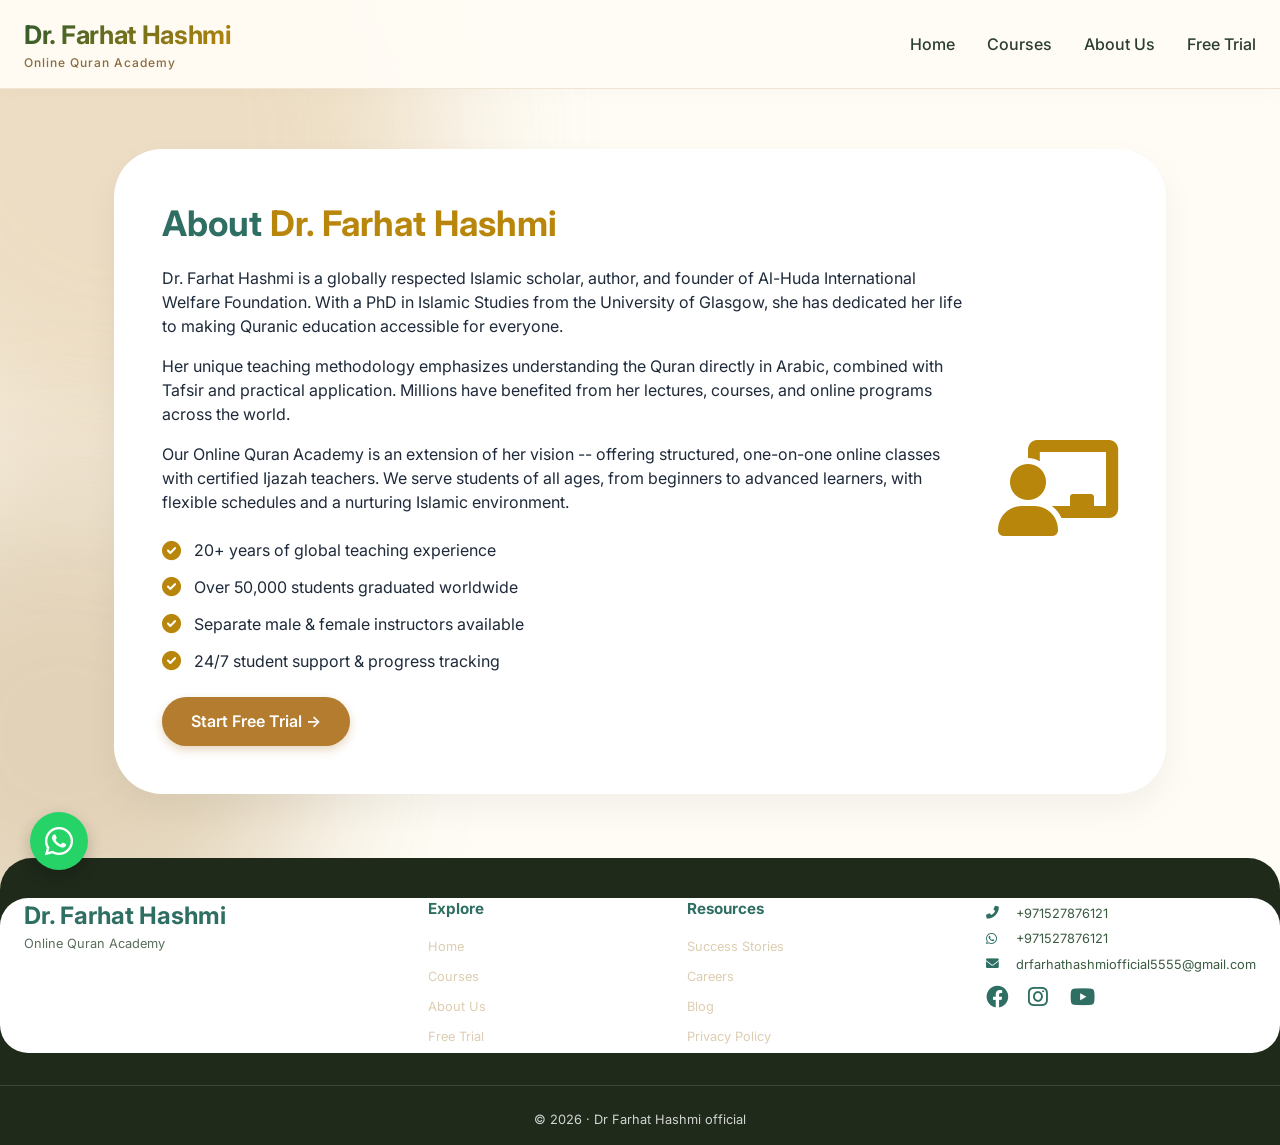
<file: about.html>
<!DOCTYPE html>
<html lang="en">
<head>
    <meta charset="UTF-8">
    <meta name="viewport" content="width=device-width, initial-scale=1.0, viewport-fit=cover, user-scalable=yes">
    <title>About Us | Dr Farhat Hashmi Online Quran Academy</title>
    <link rel="canonical" href="https://www.drfarhathashmi.online/about.html">
    <link rel="stylesheet" href="styles.css">
    <link href="https://fonts.googleapis.com/css2?family=Inter:opsz,wght@14..32,300;400;500;600;700;800&display=swap" rel="stylesheet">
    <link rel="stylesheet" href="https://cdnjs.cloudflare.com/ajax/libs/font-awesome/6.0.0-beta3/css/all.min.css">
    <meta name="description" content="Learn Quran online with qualified teachers. Tajweed, Nazra, Hifz and Tafsir courses available worldwide.">
    <style>
        /* Additional responsive styles - SEO untouched */
        * {
            margin: 0;
            padding: 0;
            box-sizing: border-box;
        }
        body {
            font-family: 'Inter', sans-serif;
            background: #fefcf5;
            color: #1e2a3a;
            line-height: 1.5;
            overflow-x: hidden;
        }
        .bg-shape {
            position: fixed;
            z-index: -1;
            border-radius: 50%;
            filter: blur(80px);
            opacity: 0.4;
        }
        .shape-1 {
            width: 50vw;
            height: 50vw;
            background: #d4af7a;
            top: -20vh;
            right: -10vw;
        }
        .shape-2 {
            width: 40vw;
            height: 40vw;
            background: #b9945c;
            bottom: -10vh;
            left: -15vw;
        }
        .navbar {
            background: rgba(255, 252, 245, 0.96);
            backdrop-filter: blur(12px);
            box-shadow: 0 4px 20px rgba(0,0,0,0.02);
            position: sticky;
            top: 0;
            z-index: 1000;
            padding: 1rem 0;
            border-bottom: 1px solid #f0e5d2;
        }
        .container {
            max-width: 1280px;
            margin: 0 auto;
            padding: 0 24px;
        }
        .nav-container {
            display: flex;
            justify-content: space-between;
            align-items: center;
            flex-wrap: wrap;
        }
        .logo h1 {
            font-size: 1.6rem;
            font-weight: 700;
            background: linear-gradient(135deg, #2c5a2e, #b8860b);
            -webkit-background-clip: text;
            background-clip: text;
            color: transparent;
            letter-spacing: -0.3px;
        }
        .logo p {
            font-size: 0.75rem;
            color: #8b6b3e;
            font-weight: 500;
        }
        .menu-icon {
            font-size: 1.8rem;
            cursor: pointer;
            display: none;
            color: #b8860b;
        }
        .nav-links {
            display: flex;
            gap: 2rem;
            list-style: none;
        }
        .nav-links a {
            text-decoration: none;
            font-weight: 500;
            color: #2c3e2f;
            transition: 0.2s;
        }
        .nav-links a:hover {
            color: #b8860b;
        }
        
        /* WhatsApp Button - LEFT SIDE with PULSE ANIMATION */
        .float-wa {
            position: fixed;
            bottom: 30px;
            left: 30px;
            background: #25D366;
            color: white;
            width: 58px;
            height: 58px;
            border-radius: 50%;
            display: flex;
            align-items: center;
            justify-content: center;
            font-size: 32px;
            box-shadow: 0 6px 16px rgba(0,0,0,0.2);
            z-index: 999;
            text-decoration: none;
            transition: all 0.3s ease;
            animation: pulse 1.5s infinite;
        }
        
        /* Pulse Animation */
        @keyframes pulse {
            0% {
                box-shadow: 0 0 0 0 rgba(37, 211, 102, 0.7);
                transform: scale(1);
            }
            70% {
                box-shadow: 0 0 0 15px rgba(37, 211, 102, 0);
                transform: scale(1.05);
            }
            100% {
                box-shadow: 0 0 0 0 rgba(37, 211, 102, 0);
                transform: scale(1);
            }
        }
        
        /* Hover effect for WhatsApp */
        .float-wa:hover {
            background: #20b859;
            transform: scale(1.1);
            animation: none;
            box-shadow: 0 8px 20px rgba(0,0,0,0.25);
        }
        
        .btn-primary {
            background: #b47c2e;
            color: white;
            padding: 0.8rem 1.8rem;
            border-radius: 40px;
            text-decoration: none;
            font-weight: 600;
            transition: 0.2s;
            display: inline-block;
            border: none;
            box-shadow: 0 4px 10px rgba(180,124,46,0.3);
        }
        .btn-primary:hover {
            background: #9b671f;
            transform: scale(1.02);
        }
        .about-list {
            margin: 1.5rem 0;
            list-style: none;
        }
        .about-list li {
            margin: 0.8rem 0;
            display: flex;
            align-items: center;
            gap: 0.8rem;
        }
        .about-list li i {
            color: #b8860b;
            font-size: 1.2rem;
        }
        footer {
            background: #1f2a1b;
            color: #e6dccf;
            margin-top: 4rem;
            padding: 2.5rem 0 1rem;
            border-radius: 32px 32px 0 0;
        }
        .footer-content {
            display: flex;
            flex-wrap: wrap;
            justify-content: space-between;
            gap: 2rem;
        }
        .footer-logo h3 {
            font-size: 1.5rem;
        }
        .footer-links ul {
            list-style: none;
            margin-top: 0.5rem;
        }
        .footer-links a, .footer-contact a {
            color: #ddcdb2;
            text-decoration: none;
        }
        .social-icons a {
            color: #f3e5c9;
            margin-right: 1rem;
            font-size: 1.4rem;
        }
        .copyright {
            text-align: center;
            margin-top: 2rem;
            font-size: 0.8rem;
            border-top: 1px solid #3b4635;
            padding-top: 1.5rem;
        }
        .reveal {
            opacity: 0;
            transform: translateY(25px);
            transition: all 0.6s ease;
        }
        .reveal.active {
            opacity: 1;
            transform: translateY(0);
        }
        @media (max-width: 768px) {
            .menu-icon {
                display: block;
            }
            .nav-links {
                display: none;
                flex-direction: column;
                width: 100%;
                background: #fffbf0;
                padding: 1.5rem;
                border-radius: 24px;
                margin-top: 1rem;
                gap: 1rem;
                text-align: center;
            }
            .nav-links.active {
                display: flex;
            }
            .nav-container {
                flex-wrap: wrap;
            }
            .about-wrap {
                padding: 28px !important;
                margin: 20px !important;
            }
            .float-wa {
                bottom: 20px;
                left: 20px;
                width: 50px;
                height: 50px;
                font-size: 28px;
            }
        }
    </style>
</head>
<body>

<div class="bg-shape shape-1"></div>
<div class="bg-shape shape-2"></div>

<!-- WhatsApp floating button - LEFT SIDE with pulse animation -->
<a href="https://wa.me/971527876121?text=Assalamu%20Alaikum!%20I%20want%20Free%20Trial" class="float-wa" target="_blank" rel="noopener">
    <i class="fab fa-whatsapp"></i>
</a>

<nav class="navbar">
    <div class="container nav-container">
        <div class="logo">
            <h1>Dr. Farhat Hashmi</h1>
            <p>Online Quran Academy</p>
        </div>
        <div class="menu-icon" id="menuToggle">
            <i class="fas fa-bars"></i>
        </div>
        <ul class="nav-links" id="navLinks">
            <li><a href="index.html">Home</a></li>
            <li><a href="courses.html">Courses</a></li>
            <li><a href="about.html">About Us</a></li>
            <li><a href="free-trial.html">Free Trial</a></li>
        </ul>
    </div>
</nav>

<main>
    <div class="container" style="max-width: 1100px; margin: 60px auto;">
        <div class="about-wrap reveal" style="background: white; border-radius: 48px; padding: 48px; box-shadow: 0 15px 35px rgba(0,0,0,0.05);">
            <div class="about-text">
                <h2 style="font-size: 2.2rem; margin-bottom: 1rem;">About <span style="color:#b8860b;">Dr. Farhat Hashmi</span></h2>
                <p style="margin-bottom: 1rem;">Dr. Farhat Hashmi is a globally respected Islamic scholar, author, and founder of Al-Huda International Welfare Foundation. With a PhD in Islamic Studies from the University of Glasgow, she has dedicated her life to making Quranic education accessible for everyone.</p>
                <p style="margin-bottom: 1rem;">Her unique teaching methodology emphasizes understanding the Quran directly in Arabic, combined with Tafsir and practical application. Millions have benefited from her lectures, courses, and online programs across the world.</p>
                <p style="margin-bottom: 1rem;">Our Online Quran Academy is an extension of her vision -- offering structured, one-on-one online classes with certified Ijazah teachers. We serve students of all ages, from beginners to advanced learners, with flexible schedules and a nurturing Islamic environment.</p>
                <ul class="about-list">
                    <li><i class="fas fa-check-circle"></i> 20+ years of global teaching experience</li>
                    <li><i class="fas fa-check-circle"></i> Over 50,000 students graduated worldwide</li>
                    <li><i class="fas fa-check-circle"></i> Separate male & female instructors available</li>
                    <li><i class="fas fa-check-circle"></i> 24/7 student support & progress tracking</li>
                </ul>
                <a href="free-trial.html" class="btn-primary">Start Free Trial →</a>
            </div>
            <div class="about-icon" style="text-align: center; margin-top: 2rem;">
                <i class="fas fa-chalkboard-teacher fa-7x" style="color:#b8860b;"></i>
            </div>
        </div>
    </div>
</main>

<!-- Footer section: EXACTLY as in image - untouched, same content -->
<footer>
    <div class="container footer-content">
        <div class="footer-logo">
            <h3>Dr. Farhat Hashmi</h3>
            <p>Online Quran Academy</p>
        </div>
        <div class="footer-links">
            <h4>Explore</h4>
            <ul>
                <li><a href="index.html">Home</a></li>
                <li><a href="courses.html">Courses</a></li>
                <li><a href="about.html">About Us</a></li>
                <li><a href="free-trial.html">Free Trial</a></li>
            </ul>
        </div>
        <div class="footer-links">
            <h4>Resources</h4>
            <ul>
                <li><a href="success-stories.html">Success Stories</a></li>
                <li><a href="careers.html">Careers</a></li>
                <li><a href="blog.html">Blog</a></li>
                <li><a href="privacy-policy.html">Privacy Policy</a></li>
            </ul>
        </div>
        <div class="footer-contact">
            <p><i class="fas fa-phone-alt"></i> +971527876121</p>
            <p><i class="fab fa-whatsapp"></i> +971527876121</p>
            <p><i class="fas fa-envelope"></i> drfarhathashmiofficial5555@gmail.com</p>
            <div class="social-icons">
                <a href="#"><i class="fab fa-facebook"></i></a>
                <a href="#"><i class="fab fa-instagram"></i></a>
                <a href="#"><i class="fab fa-youtube"></i></a>
            </div>
        </div>
    </div>
    <div class="container copyright">
        <p>© 2026 · Dr Farhat Hashmi official</p>
    </div>
</footer>

<script>
    // Mobile menu toggle
    const menuToggle = document.getElementById('menuToggle');
    const navLinksMenu = document.getElementById('navLinks');
    if(menuToggle) {
        menuToggle.addEventListener('click', () => {
            navLinksMenu.classList.toggle('active');
        });
    }
    
    // Scroll reveal
    const revealElements = document.querySelectorAll('.reveal');
    const observer = new IntersectionObserver((entries) => {
        entries.forEach(entry => {
            if(entry.isIntersecting) {
                entry.target.classList.add('active');
            }
        });
    }, { threshold: 0.2 });
    revealElements.forEach(el => observer.observe(el));
    
    // Close menu on window resize if open
    window.addEventListener('resize', () => {
        if(window.innerWidth > 768 && navLinksMenu.classList.contains('active')) {
            navLinksMenu.classList.remove('active');
        }
    });
</script>

<!-- Tawk.to Chat Script (kept from original) -->
<script type="text/javascript">
    var Tawk_API=Tawk_API||{}, Tawk_LoadStart=new Date();
    (function(){
        var s1=document.createElement("script"),s0=document.getElementsByTagName("script")[0];
        s1.async=true;
        s1.src='https://embed.tawk.to/69e3ce72840f7e1c346a8c75/1jmgtss37';
        s1.charset='UTF-8';
        s1.setAttribute('crossorigin','*');
        s0.parentNode.insertBefore(s1,s0);
    })();
</script>
</body>
  </html>
</file>
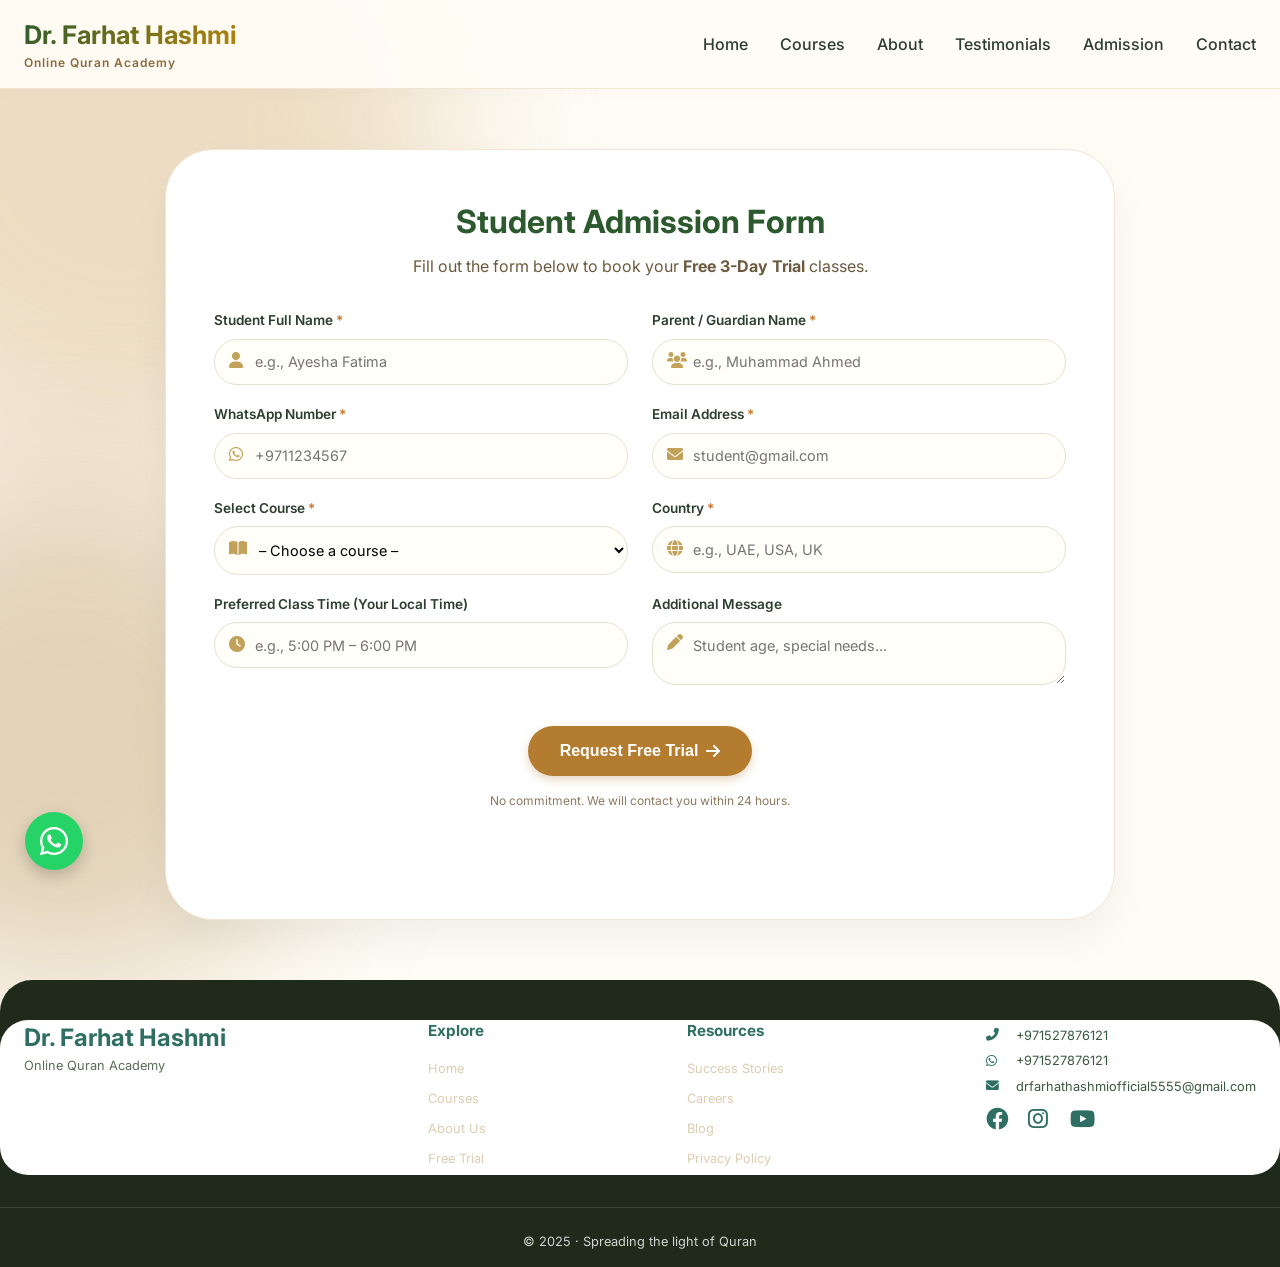
<file: admission.html>
<!DOCTYPE html>
<html lang="en">
<head>
    <meta charset="UTF-8">
    <meta name="viewport" content="width=device-width, initial-scale=1.0, viewport-fit=cover, user-scalable=yes">
    <title>Free Trial Admission | Dr. Farhat Hashmi</title>
    <link rel="canonical" href="https://www.drfarhathashmi.online/admission.html">
    <link rel="stylesheet" href="styles.css">
    <link href="https://fonts.googleapis.com/css2?family=Inter:opsz,wght@14..32,300;400;500;600;700;800&display=swap" rel="stylesheet">
    <link rel="stylesheet" href="https://cdnjs.cloudflare.com/ajax/libs/font-awesome/6.0.0-beta3/css/all.min.css">
    <meta name="description" content="Learn Quran online with qualified teachers. Tajweed, Nazra, Hifz and Tafsir courses available worldwide.">
    <style>
        * {
            margin: 0;
            padding: 0;
            box-sizing: border-box;
        }
        body {
            font-family: 'Inter', sans-serif;
            background: #fefcf5;
            color: #1e2a3a;
            line-height: 1.5;
            overflow-x: hidden;
        }
        .bg-shape {
            position: fixed;
            z-index: -1;
            border-radius: 50%;
            filter: blur(80px);
            opacity: 0.4;
        }
        .shape-1 {
            width: 50vw;
            height: 50vw;
            background: #d4af7a;
            top: -20vh;
            right: -10vw;
        }
        .shape-2 {
            width: 40vw;
            height: 40vw;
            background: #b9945c;
            bottom: -10vh;
            left: -15vw;
        }
        .navbar {
            background: rgba(255, 252, 245, 0.96);
            backdrop-filter: blur(12px);
            box-shadow: 0 4px 20px rgba(0,0,0,0.02);
            position: sticky;
            top: 0;
            z-index: 1000;
            padding: 1rem 0;
            border-bottom: 1px solid #f0e5d2;
        }
        .container {
            max-width: 1280px;
            margin: 0 auto;
            padding: 0 24px;
        }
        .nav-container {
            display: flex;
            justify-content: space-between;
            align-items: center;
            flex-wrap: wrap;
        }
        .logo h1 {
            font-size: 1.6rem;
            font-weight: 700;
            background: linear-gradient(135deg, #2c5a2e, #b8860b);
            -webkit-background-clip: text;
            background-clip: text;
            color: transparent;
        }
        .logo p {
            font-size: 0.75rem;
            color: #8b6b3e;
        }
        .menu-icon {
            font-size: 1.8rem;
            cursor: pointer;
            display: none;
            color: #b8860b;
        }
        .nav-links {
            display: flex;
            gap: 2rem;
            list-style: none;
        }
        .nav-links a {
            text-decoration: none;
            font-weight: 500;
            color: #2c3e2f;
            transition: 0.2s;
        }
        .nav-links a:hover {
            color: #b8860b;
        }
        .float-wa {
            position: fixed;
            bottom: 30px;
            right: 30px;
            background: #25D366;
            color: white;
            width: 58px;
            height: 58px;
            border-radius: 50%;
            display: flex;
            align-items: center;
            justify-content: center;
            font-size: 32px;
            box-shadow: 0 6px 16px rgba(0,0,0,0.2);
            z-index: 999;
            text-decoration: none;
        }
        .form-card-glass {
            background: white;
            border-radius: 48px;
            padding: 48px;
            margin: 60px auto;
            max-width: 950px;
            box-shadow: 0 20px 40px rgba(0,0,0,0.05);
            border: 1px solid #f2e5d4;
        }
        .card-header {
            text-align: center;
            margin-bottom: 2rem;
        }
        .card-header h2 {
            font-size: 2rem;
            color: #2c5a2e;
        }
        .card-header p {
            color: #6b5a3e;
            margin-top: 0.5rem;
        }
        .premium-form {
            display: flex;
            flex-direction: column;
            gap: 1.2rem;
        }
        .form-row {
            display: flex;
            gap: 1.5rem;
            flex-wrap: wrap;
        }
        .form-group {
            flex: 1;
            position: relative;
        }
        .form-group label {
            font-weight: 600;
            display: block;
            margin-bottom: 0.5rem;
            font-size: 0.85rem;
            color: #2c3e2f;
        }
        .required {
            color: #c9772e;
        }
        .form-group input, .form-group select, .form-group textarea {
            width: 100%;
            padding: 0.85rem 1rem 0.85rem 2.5rem;
            border: 1.5px solid #e8dfcf;
            border-radius: 28px;
            font-family: 'Inter', sans-serif;
            font-size: 0.9rem;
            transition: 0.2s;
            background: #fffef9;
        }
        .form-group textarea {
            padding-left: 2.5rem;
            border-radius: 24px;
            resize: vertical;
        }
        .form-group input:focus, .form-group select:focus, .form-group textarea:focus {
            outline: none;
            border-color: #b8860b;
            box-shadow: 0 0 0 3px rgba(184,134,11,0.1);
        }
        .input-icon {
            position: absolute;
            left: 15px;
            bottom: 14px;
            color: #c2a15b;
            font-size: 1rem;
        }
        .textarea-icon {
            bottom: 18px;
        }
        .btn-submit {
            background: #b47c2e;
            color: white;
            padding: 1rem 2rem;
            border-radius: 40px;
            border: none;
            font-weight: 700;
            font-size: 1rem;
            cursor: pointer;
            display: inline-flex;
            align-items: center;
            gap: 0.5rem;
            transition: 0.2s;
            width: auto;
            box-shadow: 0 4px 10px rgba(180,124,46,0.3);
        }
        .btn-submit:hover {
            background: #9b671f;
            transform: scale(1.02);
        }
        .form-footer {
            text-align: center;
            margin-top: 1rem;
        }
        .form-note {
            font-size: 0.75rem;
            color: #8b7a60;
            margin-top: 1rem;
        }
        .feedback-message {
            margin-top: 1rem;
            padding: 0.8rem;
            border-radius: 40px;
            text-align: center;
            font-weight: 500;
        }
        footer {
            background: #1f2a1b;
            color: #e6dccf;
            margin-top: 2rem;
            padding: 2.5rem 0 1rem;
            border-radius: 32px 32px 0 0;
        }
        .footer-content {
            display: flex;
            flex-wrap: wrap;
            justify-content: space-between;
            gap: 2rem;
        }
        .footer-logo h3 {
            font-size: 1.5rem;
        }
        .footer-links ul {
            list-style: none;
            margin-top: 0.5rem;
        }
        .footer-links a, .footer-contact a {
            color: #ddcdb2;
            text-decoration: none;
        }
        .social-icons a {
            color: #f3e5c9;
            margin-right: 1rem;
            font-size: 1.4rem;
        }
        .copyright {
            text-align: center;
            margin-top: 2rem;
            font-size: 0.8rem;
            border-top: 1px solid #3b4635;
            padding-top: 1.5rem;
        }
        @media (max-width: 768px) {
            .menu-icon {
                display: block;
            }
            .nav-links {
                display: none;
                flex-direction: column;
                width: 100%;
                background: #fffbf0;
                padding: 1.5rem;
                border-radius: 24px;
                margin-top: 1rem;
                gap: 1rem;
                text-align: center;
            }
            .nav-links.active {
                display: flex;
            }
            .nav-container {
                flex-wrap: wrap;
            }
            .form-card-glass {
                padding: 28px;
                margin: 30px 20px;
            }
            .card-header h2 {
                font-size: 1.6rem;
            }
        }
        .reveal {
            opacity: 0;
            transform: translateY(25px);
            transition: all 0.6s ease;
        }
        .reveal.active {
            opacity: 1;
            transform: translateY(0);
        }
    </style>
</head>
<body>

<div class="bg-shape shape-1"></div>
<div class="bg-shape shape-2"></div>

<a href="https://wa.me/971527876121?text=Assalamu%20Alaikum!%20I%20want%20Free%20Trial" class="float-wa" target="_blank" rel="noopener">
    <i class="fab fa-whatsapp"></i>
</a>

<nav class="navbar">
    <div class="container nav-container">
        <div class="logo">
            <h1>Dr. Farhat Hashmi</h1>
            <p>Online Quran Academy</p>
        </div>
        <div class="menu-icon" id="menuToggle">
            <i class="fas fa-bars"></i>
        </div>
        <ul class="nav-links" id="navLinks">
            <li><a href="index.html">Home</a></li>
            <li><a href="courses.html">Courses</a></li>
            <li><a href="about.html">About</a></li>
            <li><a href="testimonials.html">Testimonials</a></li>
            <li><a href="admission.html">Admission</a></li>
            <li><a href="contact.html">Contact</a></li>
        </ul>
    </div>
</nav>

<main>
    <div class="container form-card-glass reveal">
        <div class="card-header">
            <h2>Student Admission Form</h2>
            <p>Fill out the form below to book your <strong>Free 3-Day Trial</strong> classes.</p>
        </div>
        <form id="admissionForm" class="premium-form">
            <div class="form-row">
                <div class="form-group">
                    <label>Student Full Name <span class="required">*</span></label>
                    <input type="text" id="studentName" placeholder="e.g., Ayesha Fatima" required>
                    <i class="fas fa-user input-icon"></i>
                </div>
                <div class="form-group">
                    <label>Parent / Guardian Name <span class="required">*</span></label>
                    <input type="text" id="parentName" placeholder="e.g., Muhammad Ahmed" required>
                    <i class="fas fa-users input-icon"></i>
                </div>
            </div>
            <div class="form-row">
                <div class="form-group">
                    <label>WhatsApp Number <span class="required">*</span></label>
                    <input type="tel" id="whatsapp" placeholder="+9711234567" required>
                    <i class="fab fa-whatsapp input-icon"></i>
                </div>
                <div class="form-group">
                    <label>Email Address <span class="required">*</span></label>
                    <input type="email" id="email" placeholder="student@gmail.com" required>
                    <i class="fas fa-envelope input-icon"></i>
                </div>
            </div>
            <div class="form-row">
                <div class="form-group">
                    <label>Select Course <span class="required">*</span></label>
                    <select id="course" required>
                        <option value="" disabled selected>– Choose a course –</option>
                        <option>Nazra Quran</option>
                        <option>Tajweed Course</option>
                        <option>Hifz Program</option>
                        <option>Tafsir & Arabic</option>
                        <option>Quran for Kids</option>
                        <option>Ijazah Course</option>
                    </select>
                    <i class="fas fa-book-open input-icon"></i>
                </div>
                <div class="form-group">
                    <label>Country <span class="required">*</span></label>
                    <input type="text" id="country" placeholder="e.g., UAE, USA, UK" required>
                    <i class="fas fa-globe input-icon"></i>
                </div>
            </div>
            <div class="form-row">
                <div class="form-group">
                    <label>Preferred Class Time (Your Local Time)</label>
                    <input type="text" id="preferredTime" placeholder="e.g., 5:00 PM – 6:00 PM">
                    <i class="fas fa-clock input-icon"></i>
                </div>
                <div class="form-group">
                    <label>Additional Message</label>
                    <textarea id="message" rows="2" placeholder="Student age, special needs..."></textarea>
                    <i class="fas fa-pen input-icon textarea-icon"></i>
                </div>
            </div>
            <div class="form-footer">
                <button type="submit" class="btn-submit">
                    <span>Request Free Trial</span>
                    <i class="fas fa-arrow-right"></i>
                </button>
                <p class="form-note">No commitment. We will contact you within 24 hours.</p>
            </div>
            <div id="formFeedback" class="feedback-message"></div>
        </form>
    </div>
</main>

<footer>
    <div class="container footer-content">
        <div class="footer-logo">
            <h3>Dr. Farhat Hashmi</h3>
            <p>Online Quran Academy</p>
        </div>
        <div class="footer-links">
            <h4>Explore</h4>
            <ul>
                <li><a href="index.html">Home</a></li>
                <li><a href="courses.html">Courses</a></li>
                <li><a href="about.html">About Us</a></li>
                <li><a href="admission.html">Free Trial</a></li>
            </ul>
        </div>
        <div class="footer-links">
            <h4>Resources</h4>
            <ul>
                <li><a href="testimonials.html">Success Stories</a></li>
                <li><a href="#">Careers</a></li>
                <li><a href="#">Blog</a></li>
                <li><a href="#">Privacy Policy</a></li>
            </ul>
        </div>
        <div class="footer-contact">
            <p><i class="fas fa-phone-alt"></i> +971527876121</p>
            <p><i class="fab fa-whatsapp"></i> +971527876121</p>
            <p><i class="fas fa-envelope"></i> drfarhathashmiofficial5555@gmail.com</p>
            <div class="social-icons">
                <a href="#"><i class="fab fa-facebook"></i></a>
                <a href="#"><i class="fab fa-instagram"></i></a>
                <a href="#"><i class="fab fa-youtube"></i></a>
            </div>
        </div>
    </div>
    <div class="container copyright">
        <p>© 2025 · Spreading the light of Quran</p>
    </div>
</footer>

<script>
    // Mobile menu toggle
    const menuToggle = document.getElementById('menuToggle');
    const navLinksMenu = document.getElementById('navLinks');
    if(menuToggle) {
        menuToggle.addEventListener('click', () => {
            navLinksMenu.classList.toggle('active');
        });
    }
    
    // Scroll reveal
    const revealElements = document.querySelectorAll('.reveal');
    const observer = new IntersectionObserver((entries) => {
        entries.forEach(entry => {
            if(entry.isIntersecting) {
                entry.target.classList.add('active');
            }
        });
    }, { threshold: 0.2 });
    revealElements.forEach(el => observer.observe(el));
    
    // Close menu on resize
    window.addEventListener('resize', () => {
        if(window.innerWidth > 768 && navLinksMenu.classList.contains('active')) {
            navLinksMenu.classList.remove('active');
        }
    });

    // Form submission to WhatsApp
    const form = document.getElementById('admissionForm');
    const feedback = document.getElementById('formFeedback');

    form.addEventListener('submit', function(e) {
        e.preventDefault();
        
        const studentName = document.getElementById('studentName').value.trim();
        const parentName = document.getElementById('parentName').value.trim();
        const whatsapp = document.getElementById('whatsapp').value.trim();
        const email = document.getElementById('email').value.trim();
        const course = document.getElementById('course').value;
        const country = document.getElementById('country').value.trim();
        const preferredTime = document.getElementById('preferredTime').value.trim();
        const message = document.getElementById('message').value.trim();
        
        if(!studentName || !parentName || !whatsapp || !email || !course || !country) {
            feedback.innerHTML = '<span style="color:#c9772e;">⚠️ Please fill all required fields.</span>';
            feedback.style.color = '#c9772e';
            return;
        }
        
        const text = `📚 *New Admission Request* 📚%0A%0A👤 Student: ${studentName}%0A👨‍👩‍👧 Parent: ${parentName}%0A📞 WhatsApp: ${whatsapp}%0A📧 Email: ${email}%0A🌍 Country: ${country}%0A📖 Course: ${course}%0A⏰ Preferred Time: ${preferredTime || 'Not specified'}%0A💬 Message: ${message || 'None'}%0A%0A🌟 *Free Trial Request* 🌟`;
        
        const whatsappUrl = `https://wa.me/971527876121?text=${text}`;
        window.open(whatsappUrl, '_blank');
        
        feedback.innerHTML = '<span style="color:#2c7a2e;">✅ Redirecting to WhatsApp... Our team will contact you shortly!</span>';
        feedback.style.color = '#2c7a2e';
        
        setTimeout(() => {
            form.reset();
        }, 2000);
    });
</script>

<script type="text/javascript">
    var Tawk_API=Tawk_API||{}, Tawk_LoadStart=new Date();
    (function(){
        var s1=document.createElement("script"),s0=document.getElementsByTagName("script")[0];
        s1.async=true;
        s1.src='https://embed.tawk.to/69e3ce72840f7e1c346a8c75/1jmgtss37';
        s1.charset='UTF-8';
        s1.setAttribute('crossorigin','*');
        s0.parentNode.insertBefore(s1,s0);
    })();
</script>
</body>
</html>
</file>
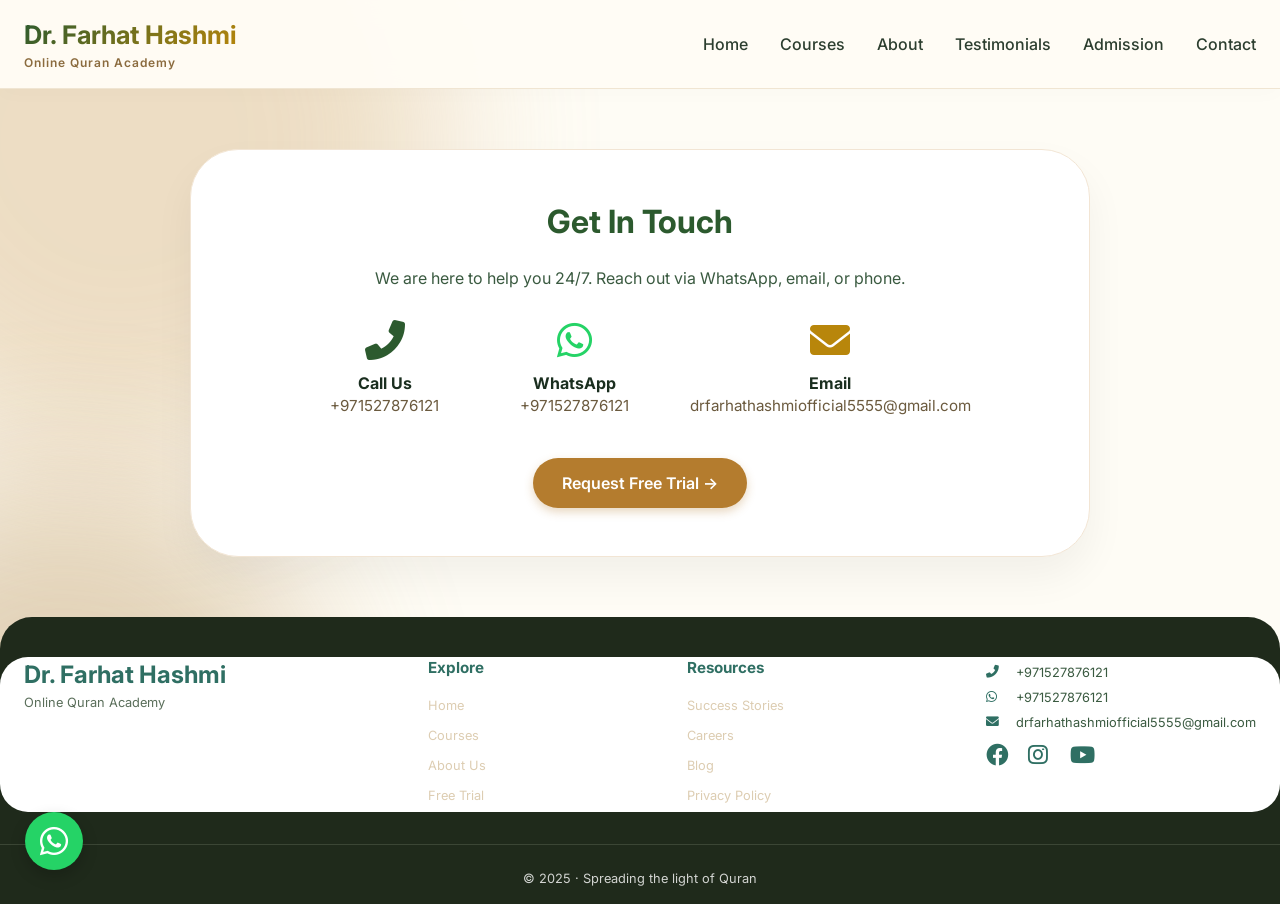
<file: contact.html>
<!DOCTYPE html>
<html lang="en">
<head>
    <meta charset="UTF-8">
    <meta name="viewport" content="width=device-width, initial-scale=1.0, viewport-fit=cover, user-scalable=yes">
    <title>Contact Us | Dr. Farhat Hashmi Academy</title>
    <link rel="canonical" href="https://www.drfarhathashmi.online/contact.html">
    <link rel="stylesheet" href="styles.css">
    <link href="https://fonts.googleapis.com/css2?family=Inter:opsz,wght@14..32,300;400;500;600;700;800&display=swap" rel="stylesheet">
    <link rel="stylesheet" href="https://cdnjs.cloudflare.com/ajax/libs/font-awesome/6.0.0-beta3/css/all.min.css">
    <meta name="description" content="Learn Quran online with qualified teachers. Tajweed, Nazra, Hifz and Tafsir courses available worldwide.">
    <style>
        * {
            margin: 0;
            padding: 0;
            box-sizing: border-box;
        }
        body {
            font-family: 'Inter', sans-serif;
            background: #fefcf5;
            color: #1e2a3a;
            line-height: 1.5;
            overflow-x: hidden;
        }
        .bg-shape {
            position: fixed;
            z-index: -1;
            border-radius: 50%;
            filter: blur(80px);
            opacity: 0.4;
        }
        .shape-1 {
            width: 50vw;
            height: 50vw;
            background: #d4af7a;
            top: -20vh;
            right: -10vw;
        }
        .shape-2 {
            width: 40vw;
            height: 40vw;
            background: #b9945c;
            bottom: -10vh;
            left: -15vw;
        }
        .navbar {
            background: rgba(255, 252, 245, 0.96);
            backdrop-filter: blur(12px);
            box-shadow: 0 4px 20px rgba(0,0,0,0.02);
            position: sticky;
            top: 0;
            z-index: 1000;
            padding: 1rem 0;
            border-bottom: 1px solid #f0e5d2;
        }
        .container {
            max-width: 1280px;
            margin: 0 auto;
            padding: 0 24px;
        }
        .nav-container {
            display: flex;
            justify-content: space-between;
            align-items: center;
            flex-wrap: wrap;
        }
        .logo h1 {
            font-size: 1.6rem;
            font-weight: 700;
            background: linear-gradient(135deg, #2c5a2e, #b8860b);
            -webkit-background-clip: text;
            background-clip: text;
            color: transparent;
        }
        .logo p {
            font-size: 0.75rem;
            color: #8b6b3e;
        }
        .menu-icon {
            font-size: 1.8rem;
            cursor: pointer;
            display: none;
            color: #b8860b;
        }
        .nav-links {
            display: flex;
            gap: 2rem;
            list-style: none;
        }
        .nav-links a {
            text-decoration: none;
            font-weight: 500;
            color: #2c3e2f;
            transition: 0.2s;
        }
        .nav-links a:hover {
            color: #b8860b;
        }
        .float-wa {
            position: fixed;
            bottom: 30px;
            right: 30px;
            background: #25D366;
            color: white;
            width: 58px;
            height: 58px;
            border-radius: 50%;
            display: flex;
            align-items: center;
            justify-content: center;
            font-size: 32px;
            box-shadow: 0 6px 16px rgba(0,0,0,0.2);
            z-index: 999;
            text-decoration: none;
        }
        .btn-primary {
            background: #b47c2e;
            color: white;
            padding: 0.8rem 1.8rem;
            border-radius: 40px;
            text-decoration: none;
            font-weight: 600;
            transition: 0.2s;
            display: inline-block;
            border: none;
            box-shadow: 0 4px 10px rgba(180,124,46,0.3);
        }
        .btn-primary:hover {
            background: #9b671f;
            transform: scale(1.02);
        }
        .contact-card {
            background: white;
            border-radius: 48px;
            padding: 48px 32px;
            text-align: center;
            box-shadow: 0 20px 40px rgba(0,0,0,0.05);
            margin: 60px auto;
            max-width: 900px;
            border: 1px solid #f2e5d4;
        }
        .contact-card h2 {
            color: #2c5a2e;
            font-size: 2rem;
            margin-bottom: 20px;
        }
        .contact-card p {
            color: #3a5a40;
            font-size: 1rem;
            margin-bottom: 30px;
        }
        .contact-details {
            display: flex;
            flex-wrap: wrap;
            justify-content: center;
            gap: 40px;
            margin-bottom: 40px;
        }
        .contact-item {
            text-align: center;
            min-width: 150px;
            transition: 0.2s;
        }
        .contact-item i {
            font-size: 2.5rem;
            transition: 0.2s;
        }
        .contact-item .call-icon { color: #2c5a2e; }
        .contact-item .wa-icon { color: #25D366; }
        .contact-item .email-icon { color: #b8860b; }
        .contact-item div:first-of-type {
            font-weight: 700;
            margin-top: 10px;
            color: #1a2e1f;
        }
        .contact-item .contact-value {
            color: #6b5a3e;
            font-size: 0.95rem;
            word-break: break-all;
        }
        footer {
            background: #1f2a1b;
            color: #e6dccf;
            margin-top: 2rem;
            padding: 2.5rem 0 1rem;
            border-radius: 32px 32px 0 0;
        }
        .footer-content {
            display: flex;
            flex-wrap: wrap;
            justify-content: space-between;
            gap: 2rem;
        }
        .footer-logo h3 {
            font-size: 1.5rem;
        }
        .footer-links ul {
            list-style: none;
            margin-top: 0.5rem;
        }
        .footer-links a, .footer-contact a {
            color: #ddcdb2;
            text-decoration: none;
        }
        .social-icons a {
            color: #f3e5c9;
            margin-right: 1rem;
            font-size: 1.4rem;
        }
        .copyright {
            text-align: center;
            margin-top: 2rem;
            font-size: 0.8rem;
            border-top: 1px solid #3b4635;
            padding-top: 1.5rem;
        }
        @media (max-width: 768px) {
            .menu-icon {
                display: block;
            }
            .nav-links {
                display: none;
                flex-direction: column;
                width: 100%;
                background: #fffbf0;
                padding: 1.5rem;
                border-radius: 24px;
                margin-top: 1rem;
                gap: 1rem;
                text-align: center;
            }
            .nav-links.active {
                display: flex;
            }
            .nav-container {
                flex-wrap: wrap;
            }
            .contact-card {
                padding: 32px 20px;
                margin: 30px 20px;
            }
            .contact-card h2 {
                font-size: 1.6rem;
            }
            .contact-details {
                gap: 25px;
            }
            .contact-item {
                min-width: 120px;
            }
        }
        .reveal {
            opacity: 0;
            transform: translateY(25px);
            transition: all 0.6s ease;
        }
        .reveal.active {
            opacity: 1;
            transform: translateY(0);
        }
    </style>
</head>
<body>

<div class="bg-shape shape-1"></div>
<div class="bg-shape shape-2"></div>

<a href="https://wa.me/971527876121?text=Assalamu%20Alaikum!%20I%20want%20Free%20Trial" class="float-wa" target="_blank" rel="noopener">
    <i class="fab fa-whatsapp"></i>
</a>

<nav class="navbar">
    <div class="container nav-container">
        <div class="logo">
            <h1>Dr. Farhat Hashmi</h1>
            <p>Online Quran Academy</p>
        </div>
        <div class="menu-icon" id="menuToggle">
            <i class="fas fa-bars"></i>
        </div>
        <ul class="nav-links" id="navLinks">
            <li><a href="index.html">Home</a></li>
            <li><a href="courses.html">Courses</a></li>
            <li><a href="about.html">About</a></li>
            <li><a href="testimonials.html">Testimonials</a></li>
            <li><a href="admission.html">Admission</a></li>
            <li><a href="contact.html">Contact</a></li>
        </ul>
    </div>
</nav>

<main>
    <div class="container">
        <div class="contact-card reveal">
            <h2>Get In Touch</h2>
            <p>We are here to help you 24/7. Reach out via WhatsApp, email, or phone.</p>
            
            <div class="contact-details">
                <div class="contact-item">
                    <i class="fas fa-phone-alt call-icon"></i>
                    <div>Call Us</div>
                    <div class="contact-value">+971527876121</div>
                </div>
                <div class="contact-item">
                    <i class="fab fa-whatsapp wa-icon"></i>
                    <div>WhatsApp</div>
                    <div class="contact-value">+971527876121</div>
                </div>
                <div class="contact-item">
                    <i class="fas fa-envelope email-icon"></i>
                    <div>Email</div>
                    <div class="contact-value">drfarhathashmiofficial5555@gmail.com</div>
                </div>
            </div>
            
            <div>
                <a href="admission.html" class="btn-primary">Request Free Trial →</a>
            </div>
        </div>
    </div>
</main>

<footer>
    <div class="container footer-content">
        <div class="footer-logo">
            <h3>Dr. Farhat Hashmi</h3>
            <p>Online Quran Academy</p>
        </div>
        <div class="footer-links">
            <h4>Explore</h4>
            <ul>
                <li><a href="index.html">Home</a></li>
                <li><a href="courses.html">Courses</a></li>
                <li><a href="about.html">About Us</a></li>
                <li><a href="admission.html">Free Trial</a></li>
            </ul>
        </div>
        <div class="footer-links">
            <h4>Resources</h4>
            <ul>
                <li><a href="testimonials.html">Success Stories</a></li>
                <li><a href="#">Careers</a></li>
                <li><a href="#">Blog</a></li>
                <li><a href="#">Privacy Policy</a></li>
            </ul>
        </div>
        <div class="footer-contact">
            <p><i class="fas fa-phone-alt"></i> +971527876121</p>
            <p><i class="fab fa-whatsapp"></i> +971527876121</p>
            <p><i class="fas fa-envelope"></i> drfarhathashmiofficial5555@gmail.com</p>
            <div class="social-icons">
                <a href="#"><i class="fab fa-facebook"></i></a>
                <a href="#"><i class="fab fa-instagram"></i></a>
                <a href="#"><i class="fab fa-youtube"></i></a>
            </div>
        </div>
    </div>
    <div class="container copyright">
        <p>© 2025 · Spreading the light of Quran</p>
    </div>
</footer>

<script>
    // Mobile menu toggle
    const menuToggle = document.getElementById('menuToggle');
    const navLinksMenu = document.getElementById('navLinks');
    if(menuToggle) {
        menuToggle.addEventListener('click', () => {
            navLinksMenu.classList.toggle('active');
        });
    }
    
    // Scroll reveal
    const revealElements = document.querySelectorAll('.reveal');
    const observer = new IntersectionObserver((entries) => {
        entries.forEach(entry => {
            if(entry.isIntersecting) {
                entry.target.classList.add('active');
            }
        });
    }, { threshold: 0.2 });
    revealElements.forEach(el => observer.observe(el));
    
    // Close menu on resize
    window.addEventListener('resize', () => {
        if(window.innerWidth > 768 && navLinksMenu.classList.contains('active')) {
            navLinksMenu.classList.remove('active');
        }
    });
</script>

<script type="text/javascript">
    var Tawk_API=Tawk_API||{}, Tawk_LoadStart=new Date();
    (function(){
        var s1=document.createElement("script"),s0=document.getElementsByTagName("script")[0];
        s1.async=true;
        s1.src='https://embed.tawk.to/69e3ce72840f7e1c346a8c75/1jmgtss37';
        s1.charset='UTF-8';
        s1.setAttribute('crossorigin','*');
        s0.parentNode.insertBefore(s1,s0);
    })();
</script>
</body>
</html>
</file>
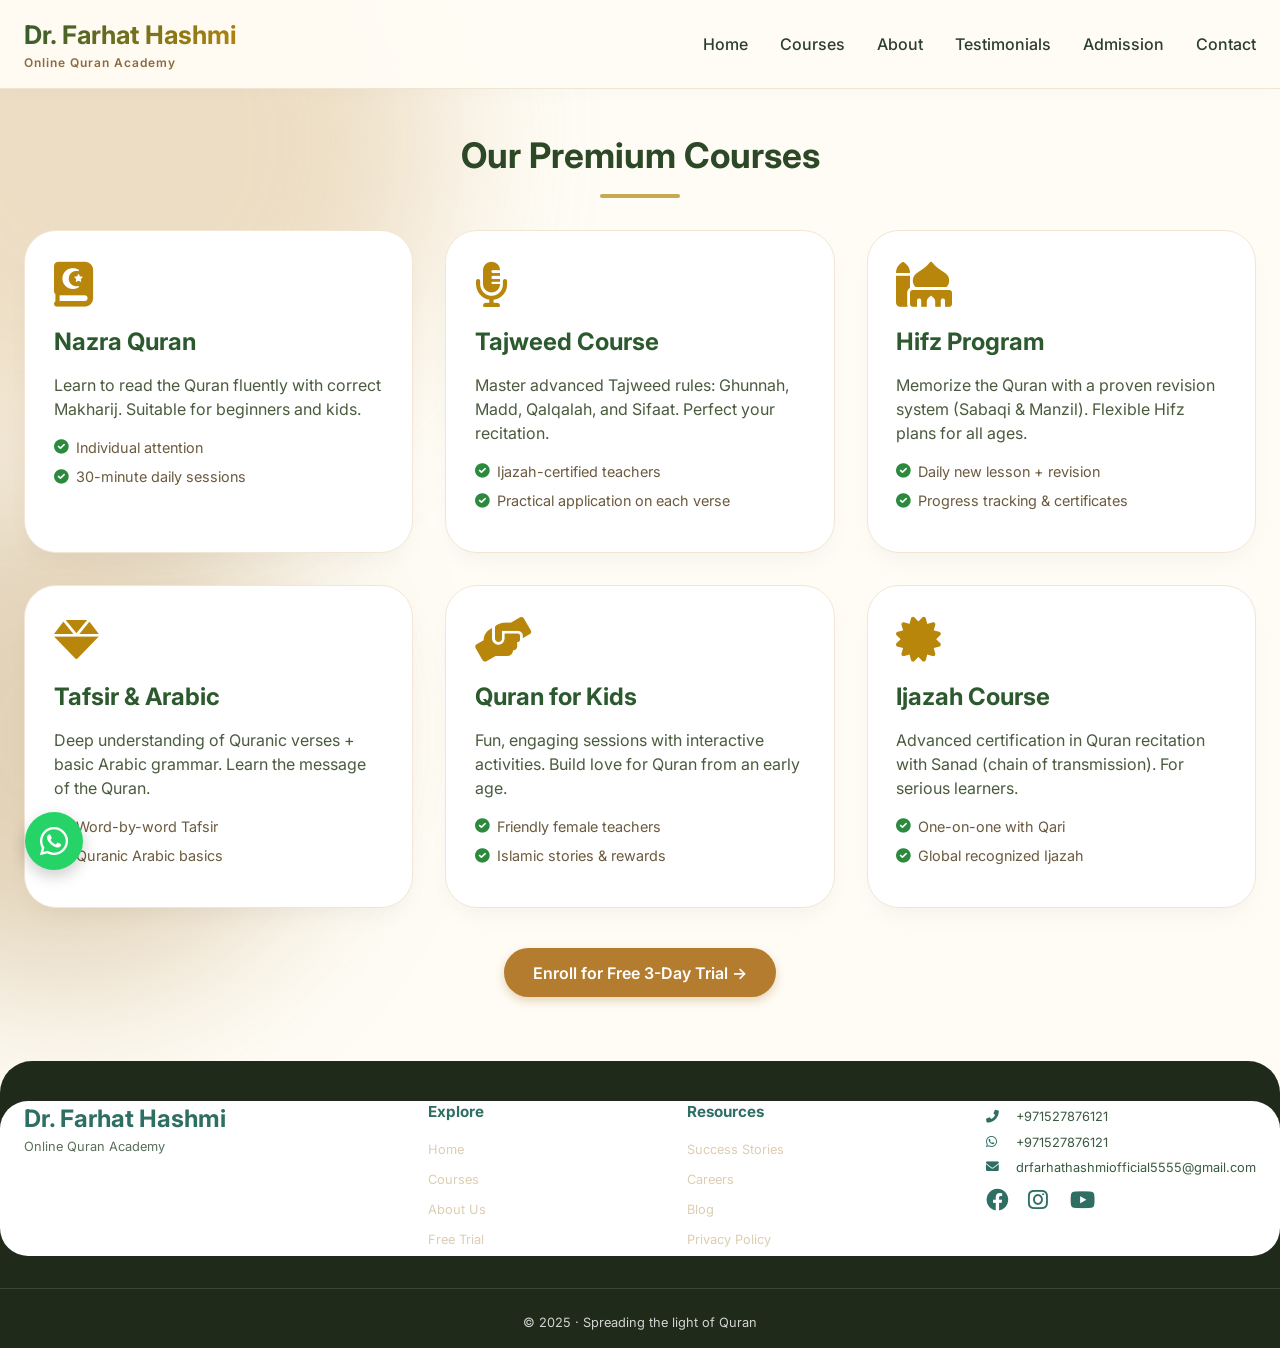
<file: courses.html>
<!DOCTYPE html>
<html lang="en">
<head>
    <meta charset="UTF-8">
    <meta name="viewport" content="width=device-width, initial-scale=1.0, viewport-fit=cover, user-scalable=yes">
    <title>Quran Courses | Tajweed, Nazra, Hifz & Tafsir Online</title>
    <link rel="canonical" href="https://www.drfarhathashmi.online/courses.html">
    <link rel="stylesheet" href="styles.css">
    <link href="https://fonts.googleapis.com/css2?family=Inter:opsz,wght@14..32,300;400;500;600;700;800&display=swap" rel="stylesheet">
    <link rel="stylesheet" href="https://cdnjs.cloudflare.com/ajax/libs/font-awesome/6.0.0-beta3/css/all.min.css">
    <meta name="description" content="Learn Quran online with qualified teachers. Tajweed, Nazra, Hifz and Tafsir courses available worldwide.">
    <style>
        * {
            margin: 0;
            padding: 0;
            box-sizing: border-box;
        }
        body {
            font-family: 'Inter', sans-serif;
            background: #fefcf5;
            color: #1e2a3a;
            line-height: 1.5;
            overflow-x: hidden;
        }
        .bg-shape {
            position: fixed;
            z-index: -1;
            border-radius: 50%;
            filter: blur(80px);
            opacity: 0.4;
        }
        .shape-1 {
            width: 50vw;
            height: 50vw;
            background: #d4af7a;
            top: -20vh;
            right: -10vw;
        }
        .shape-2 {
            width: 40vw;
            height: 40vw;
            background: #b9945c;
            bottom: -10vh;
            left: -15vw;
        }
        .navbar {
            background: rgba(255, 252, 245, 0.96);
            backdrop-filter: blur(12px);
            box-shadow: 0 4px 20px rgba(0,0,0,0.02);
            position: sticky;
            top: 0;
            z-index: 1000;
            padding: 1rem 0;
            border-bottom: 1px solid #f0e5d2;
        }
        .container {
            max-width: 1280px;
            margin: 0 auto;
            padding: 0 24px;
        }
        .nav-container {
            display: flex;
            justify-content: space-between;
            align-items: center;
            flex-wrap: wrap;
        }
        .logo h1 {
            font-size: 1.6rem;
            font-weight: 700;
            background: linear-gradient(135deg, #2c5a2e, #b8860b);
            -webkit-background-clip: text;
            background-clip: text;
            color: transparent;
        }
        .logo p {
            font-size: 0.75rem;
            color: #8b6b3e;
        }
        .menu-icon {
            font-size: 1.8rem;
            cursor: pointer;
            display: none;
            color: #b8860b;
        }
        .nav-links {
            display: flex;
            gap: 2rem;
            list-style: none;
        }
        .nav-links a {
            text-decoration: none;
            font-weight: 500;
            color: #2c3e2f;
            transition: 0.2s;
        }
        .nav-links a:hover {
            color: #b8860b;
        }
        .float-wa {
            position: fixed;
            bottom: 30px;
            right: 30px;
            background: #25D366;
            color: white;
            width: 58px;
            height: 58px;
            border-radius: 50%;
            display: flex;
            align-items: center;
            justify-content: center;
            font-size: 32px;
            box-shadow: 0 6px 16px rgba(0,0,0,0.2);
            z-index: 999;
            text-decoration: none;
        }
        .section-title {
            font-size: 2.2rem;
            font-weight: 700;
            text-align: center;
            margin: 40px 0 30px;
            color: #2d4827;
        }
        .courses-grid {
            display: grid;
            grid-template-columns: repeat(auto-fit, minmax(320px, 1fr));
            gap: 2rem;
            margin: 2rem 0 1rem;
        }
        .course-card {
            background: white;
            border-radius: 32px;
            padding: 2rem 1.8rem;
            box-shadow: 0 12px 26px -8px rgba(0,0,0,0.05);
            transition: 0.25s;
            border: 1px solid #f2e5d4;
        }
        .course-card:hover {
            transform: translateY(-5px);
            box-shadow: 0 20px 30px -12px rgba(0,0,0,0.1);
        }
        .course-card i {
            font-size: 2.8rem;
            color: #b8860b;
            margin-bottom: 1rem;
        }
        .course-card h3 {
            font-size: 1.5rem;
            margin-bottom: 0.8rem;
            color: #2c5a2e;
        }
        .course-card p {
            color: #4a5b3e;
            margin-bottom: 1rem;
            line-height: 1.5;
        }
        .course-card ul {
            list-style: none;
            margin-top: 1rem;
        }
        .course-card ul li {
            margin: 0.5rem 0;
            display: flex;
            align-items: center;
            gap: 0.5rem;
            font-size: 0.9rem;
            color: #6b5a3e;
        }
        .course-card ul li i {
            font-size: 0.9rem;
            color: #2c8a3e;
            margin-bottom: 0;
        }
        .btn-primary {
            background: #b47c2e;
            color: white;
            padding: 0.8rem 1.8rem;
            border-radius: 40px;
            text-decoration: none;
            font-weight: 600;
            transition: 0.2s;
            display: inline-block;
            border: none;
            box-shadow: 0 4px 10px rgba(180,124,46,0.3);
        }
        .btn-primary:hover {
            background: #9b671f;
            transform: scale(1.02);
        }
        .text-center {
            text-align: center;
        }
        footer {
            background: #1f2a1b;
            color: #e6dccf;
            margin-top: 4rem;
            padding: 2.5rem 0 1rem;
            border-radius: 32px 32px 0 0;
        }
        .footer-content {
            display: flex;
            flex-wrap: wrap;
            justify-content: space-between;
            gap: 2rem;
        }
        .footer-logo h3 {
            font-size: 1.5rem;
        }
        .footer-links ul {
            list-style: none;
            margin-top: 0.5rem;
        }
        .footer-links a, .footer-contact a {
            color: #ddcdb2;
            text-decoration: none;
        }
        .social-icons a {
            color: #f3e5c9;
            margin-right: 1rem;
            font-size: 1.4rem;
        }
        .copyright {
            text-align: center;
            margin-top: 2rem;
            font-size: 0.8rem;
            border-top: 1px solid #3b4635;
            padding-top: 1.5rem;
        }
        @media (max-width: 768px) {
            .menu-icon {
                display: block;
            }
            .nav-links {
                display: none;
                flex-direction: column;
                width: 100%;
                background: #fffbf0;
                padding: 1.5rem;
                border-radius: 24px;
                margin-top: 1rem;
                gap: 1rem;
                text-align: center;
            }
            .nav-links.active {
                display: flex;
            }
            .nav-container {
                flex-wrap: wrap;
            }
            .section-title {
                font-size: 1.8rem;
                margin: 30px 0 20px;
            }
            .courses-grid {
                grid-template-columns: 1fr;
                gap: 1.5rem;
            }
            .course-card {
                padding: 1.5rem;
            }
        }
        .reveal {
            opacity: 0;
            transform: translateY(25px);
            transition: all 0.6s ease;
        }
        .reveal.active {
            opacity: 1;
            transform: translateY(0);
        }
    </style>
</head>
<body>

<div class="bg-shape shape-1"></div>
<div class="bg-shape shape-2"></div>

<a href="https://wa.me/971527876121?text=Assalamu%20Alaikum!%20I%20want%20Free%20Trial" class="float-wa" target="_blank" rel="noopener">
    <i class="fab fa-whatsapp"></i>
</a>

<nav class="navbar">
    <div class="container nav-container">
        <div class="logo">
            <h1>Dr. Farhat Hashmi</h1>
            <p>Online Quran Academy</p>
        </div>
        <div class="menu-icon" id="menuToggle">
            <i class="fas fa-bars"></i>
        </div>
        <ul class="nav-links" id="navLinks">
            <li><a href="index.html">Home</a></li>
            <li><a href="courses.html">Courses</a></li>
            <li><a href="about.html">About</a></li>
            <li><a href="testimonials.html">Testimonials</a></li>
            <li><a href="admission.html">Admission</a></li>
            <li><a href="contact.html">Contact</a></li>
        </ul>
    </div>
</nav>

<main>
    <div class="container">
        <h2 class="section-title reveal">Our Premium Courses</h2>
        <div class="courses-grid" style="margin-bottom: 40px;">
            <div class="course-card reveal">
                <i class="fas fa-book-quran"></i>
                <h3>Nazra Quran</h3>
                <p>Learn to read the Quran fluently with correct Makharij. Suitable for beginners and kids.</p>
                <ul>
                    <li><i class="fas fa-check-circle"></i> Individual attention</li>
                    <li><i class="fas fa-check-circle"></i> 30-minute daily sessions</li>
                </ul>
            </div>
            <div class="course-card reveal">
                <i class="fas fa-microphone-alt"></i>
                <h3>Tajweed Course</h3>
                <p>Master advanced Tajweed rules: Ghunnah, Madd, Qalqalah, and Sifaat. Perfect your recitation.</p>
                <ul>
                    <li><i class="fas fa-check-circle"></i> Ijazah-certified teachers</li>
                    <li><i class="fas fa-check-circle"></i> Practical application on each verse</li>
                </ul>
            </div>
            <div class="course-card reveal">
                <i class="fas fa-mosque"></i>
                <h3>Hifz Program</h3>
                <p>Memorize the Quran with a proven revision system (Sabaqi & Manzil). Flexible Hifz plans for all ages.</p>
                <ul>
                    <li><i class="fas fa-check-circle"></i> Daily new lesson + revision</li>
                    <li><i class="fas fa-check-circle"></i> Progress tracking & certificates</li>
                </ul>
            </div>
            <div class="course-card reveal">
                <i class="fas fa-gem"></i>
                <h3>Tafsir & Arabic</h3>
                <p>Deep understanding of Quranic verses + basic Arabic grammar. Learn the message of the Quran.</p>
                <ul>
                    <li><i class="fas fa-check-circle"></i> Word-by-word Tafsir</li>
                    <li><i class="fas fa-check-circle"></i> Quranic Arabic basics</li>
                </ul>
            </div>
            <div class="course-card reveal">
                <i class="fas fa-hands-helping"></i>
                <h3>Quran for Kids</h3>
                <p>Fun, engaging sessions with interactive activities. Build love for Quran from an early age.</p>
                <ul>
                    <li><i class="fas fa-check-circle"></i> Friendly female teachers</li>
                    <li><i class="fas fa-check-circle"></i> Islamic stories & rewards</li>
                </ul>
            </div>
            <div class="course-card reveal">
                <i class="fas fa-certificate"></i>
                <h3>Ijazah Course</h3>
                <p>Advanced certification in Quran recitation with Sanad (chain of transmission). For serious learners.</p>
                <ul>
                    <li><i class="fas fa-check-circle"></i> One-on-one with Qari</li>
                    <li><i class="fas fa-check-circle"></i> Global recognized Ijazah</li>
                </ul>
            </div>
        </div>
        <div class="text-center" style="text-align: center; margin: 20px 0 60px;">
            <a href="admission.html" class="btn-primary">Enroll for Free 3-Day Trial →</a>
        </div>
    </div>
</main>

<footer>
    <div class="container footer-content">
        <div class="footer-logo">
            <h3>Dr. Farhat Hashmi</h3>
            <p>Online Quran Academy</p>
        </div>
        <div class="footer-links">
            <h4>Explore</h4>
            <ul>
                <li><a href="index.html">Home</a></li>
                <li><a href="courses.html">Courses</a></li>
                <li><a href="about.html">About Us</a></li>
                <li><a href="admission.html">Free Trial</a></li>
            </ul>
        </div>
        <div class="footer-links">
            <h4>Resources</h4>
            <ul>
                <li><a href="testimonials.html">Success Stories</a></li>
                <li><a href="#">Careers</a></li>
                <li><a href="#">Blog</a></li>
                <li><a href="#">Privacy Policy</a></li>
            </ul>
        </div>
        <div class="footer-contact">
            <p><i class="fas fa-phone-alt"></i> +971527876121</p>
            <p><i class="fab fa-whatsapp"></i> +971527876121</p>
            <p><i class="fas fa-envelope"></i> drfarhathashmiofficial5555@gmail.com</p>
            <div class="social-icons">
                <a href="#"><i class="fab fa-facebook"></i></a>
                <a href="#"><i class="fab fa-instagram"></i></a>
                <a href="#"><i class="fab fa-youtube"></i></a>
            </div>
        </div>
    </div>
    <div class="container copyright">
        <p>© 2025 · Spreading the light of Quran</p>
    </div>
</footer>

<script>
    // Mobile menu toggle
    const menuToggle = document.getElementById('menuToggle');
    const navLinksMenu = document.getElementById('navLinks');
    if(menuToggle) {
        menuToggle.addEventListener('click', () => {
            navLinksMenu.classList.toggle('active');
        });
    }
    
    // Scroll reveal
    const revealElements = document.querySelectorAll('.reveal');
    const observer = new IntersectionObserver((entries) => {
        entries.forEach(entry => {
            if(entry.isIntersecting) {
                entry.target.classList.add('active');
            }
        });
    }, { threshold: 0.2 });
    revealElements.forEach(el => observer.observe(el));
    
    // Close menu on resize
    window.addEventListener('resize', () => {
        if(window.innerWidth > 768 && navLinksMenu.classList.contains('active')) {
            navLinksMenu.classList.remove('active');
        }
    });
</script>

<script type="text/javascript">
    var Tawk_API=Tawk_API||{}, Tawk_LoadStart=new Date();
    (function(){
        var s1=document.createElement("script"),s0=document.getElementsByTagName("script")[0];
        s1.async=true;
        s1.src='https://embed.tawk.to/69e3ce72840f7e1c346a8c75/1jmgtss37';
        s1.charset='UTF-8';
        s1.setAttribute('crossorigin','*');
        s0.parentNode.insertBefore(s1,s0);
    })();
</script>
</body>
</html>
</file>
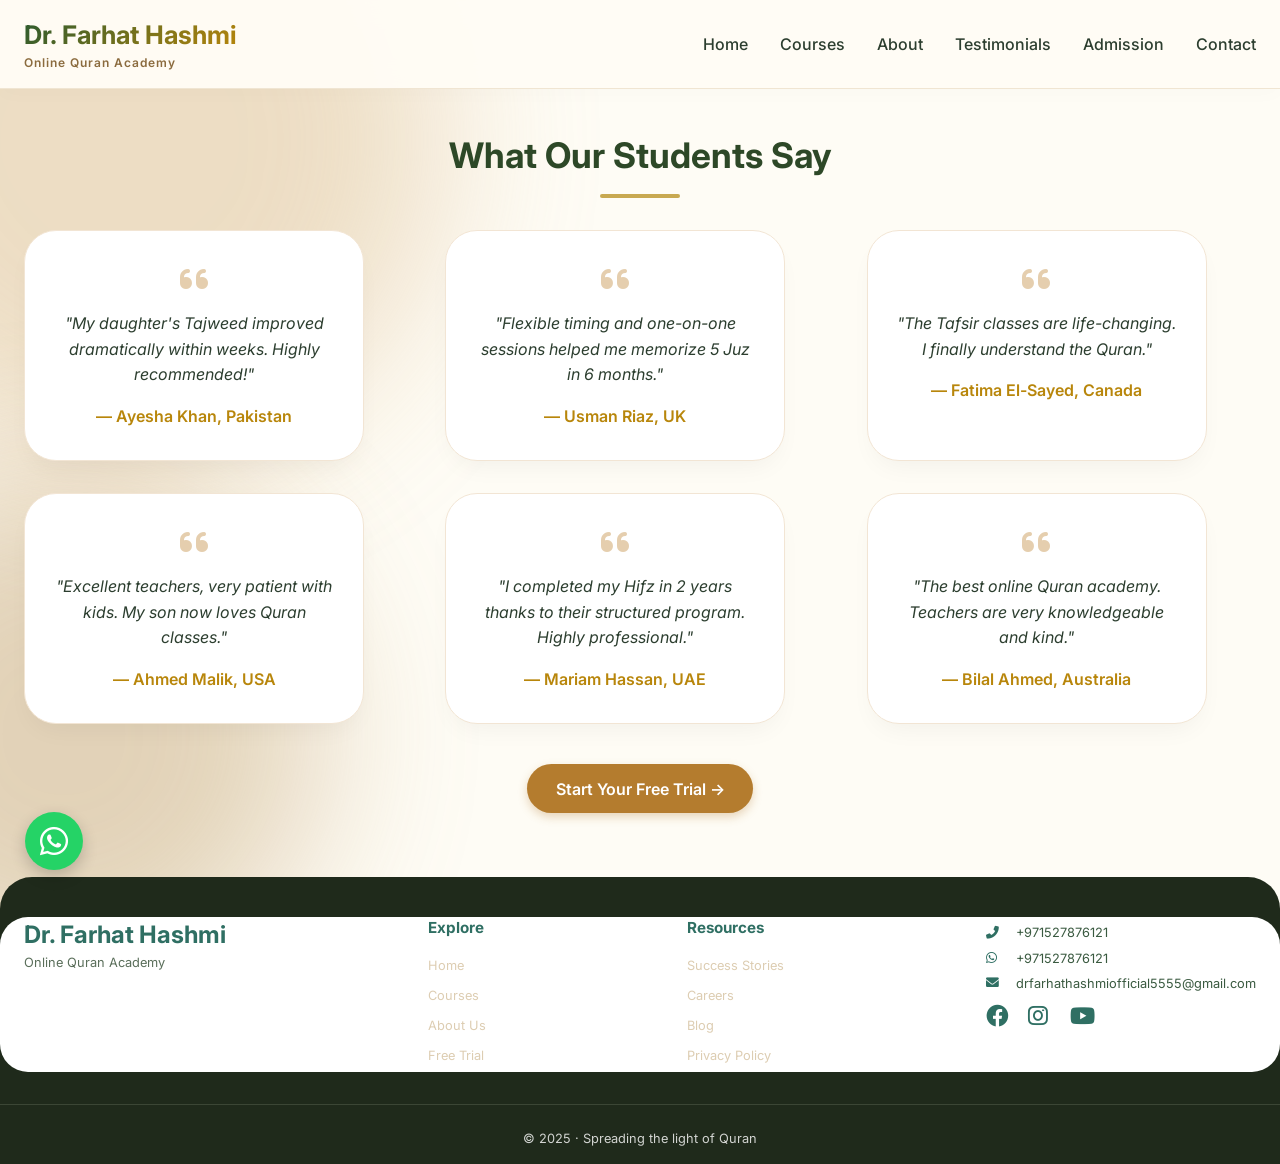
<file: testimonials.html>
<!DOCTYPE html>
<html lang="en">
<head>
    <meta charset="UTF-8">
    <meta name="viewport" content="width=device-width, initial-scale=1.0, viewport-fit=cover, user-scalable=yes">
    <title>Student Testimonials | Dr. Farhat Hashmi</title>
    <link rel="canonical" href="https://www.drfarhathashmi.online/testimonials.html">
    <link rel="stylesheet" href="styles.css">
    <link href="https://fonts.googleapis.com/css2?family=Inter:opsz,wght@14..32,300;400;500;600;700;800&display=swap" rel="stylesheet">
    <link rel="stylesheet" href="https://cdnjs.cloudflare.com/ajax/libs/font-awesome/6.0.0-beta3/css/all.min.css">
    <meta name="description" content="Learn Quran online with qualified teachers. Tajweed, Nazra, Hifz and Tafsir courses available worldwide.">
    <style>
        * {
            margin: 0;
            padding: 0;
            box-sizing: border-box;
        }
        body {
            font-family: 'Inter', sans-serif;
            background: #fefcf5;
            color: #1e2a3a;
            line-height: 1.5;
            overflow-x: hidden;
        }
        .bg-shape {
            position: fixed;
            z-index: -1;
            border-radius: 50%;
            filter: blur(80px);
            opacity: 0.4;
        }
        .shape-1 {
            width: 50vw;
            height: 50vw;
            background: #d4af7a;
            top: -20vh;
            right: -10vw;
        }
        .shape-2 {
            width: 40vw;
            height: 40vw;
            background: #b9945c;
            bottom: -10vh;
            left: -15vw;
        }
        .navbar {
            background: rgba(255, 252, 245, 0.96);
            backdrop-filter: blur(12px);
            box-shadow: 0 4px 20px rgba(0,0,0,0.02);
            position: sticky;
            top: 0;
            z-index: 1000;
            padding: 1rem 0;
            border-bottom: 1px solid #f0e5d2;
        }
        .container {
            max-width: 1280px;
            margin: 0 auto;
            padding: 0 24px;
        }
        .nav-container {
            display: flex;
            justify-content: space-between;
            align-items: center;
            flex-wrap: wrap;
        }
        .logo h1 {
            font-size: 1.6rem;
            font-weight: 700;
            background: linear-gradient(135deg, #2c5a2e, #b8860b);
            -webkit-background-clip: text;
            background-clip: text;
            color: transparent;
        }
        .logo p {
            font-size: 0.75rem;
            color: #8b6b3e;
        }
        .menu-icon {
            font-size: 1.8rem;
            cursor: pointer;
            display: none;
            color: #b8860b;
        }
        .nav-links {
            display: flex;
            gap: 2rem;
            list-style: none;
        }
        .nav-links a {
            text-decoration: none;
            font-weight: 500;
            color: #2c3e2f;
            transition: 0.2s;
        }
        .nav-links a:hover {
            color: #b8860b;
        }
        .float-wa {
            position: fixed;
            bottom: 30px;
            right: 30px;
            background: #25D366;
            color: white;
            width: 58px;
            height: 58px;
            border-radius: 50%;
            display: flex;
            align-items: center;
            justify-content: center;
            font-size: 32px;
            box-shadow: 0 6px 16px rgba(0,0,0,0.2);
            z-index: 999;
            text-decoration: none;
        }
        .section-title {
            font-size: 2.2rem;
            font-weight: 700;
            text-align: center;
            margin: 40px 0 30px;
            color: #2d4827;
        }
        .testimonials-grid {
            display: grid;
            grid-template-columns: repeat(auto-fit, minmax(320px, 1fr));
            gap: 2rem;
            margin: 2rem 0 1rem;
        }
        .testimonial-card {
            background: white;
            border-radius: 32px;
            padding: 2rem 1.8rem;
            box-shadow: 0 12px 26px -8px rgba(0,0,0,0.05);
            transition: 0.25s;
            border: 1px solid #f2e5d4;
            text-align: center;
        }
        .testimonial-card:hover {
            transform: translateY(-5px);
            box-shadow: 0 20px 30px -12px rgba(0,0,0,0.1);
        }
        .testimonial-card i.fa-quote-left {
            font-size: 2rem;
            color: #d4af7a;
            margin-bottom: 1rem;
            opacity: 0.6;
        }
        .testimonial-card p {
            font-size: 1rem;
            line-height: 1.6;
            color: #2c3e2f;
            font-style: italic;
            margin-bottom: 1rem;
        }
        .student {
            font-weight: 600;
            color: #b8860b;
            margin-top: 0.5rem;
            font-style: normal;
        }
        .btn-primary {
            background: #b47c2e;
            color: white;
            padding: 0.8rem 1.8rem;
            border-radius: 40px;
            text-decoration: none;
            font-weight: 600;
            transition: 0.2s;
            display: inline-block;
            border: none;
            box-shadow: 0 4px 10px rgba(180,124,46,0.3);
        }
        .btn-primary:hover {
            background: #9b671f;
            transform: scale(1.02);
        }
        .text-center {
            text-align: center;
        }
        footer {
            background: #1f2a1b;
            color: #e6dccf;
            margin-top: 4rem;
            padding: 2.5rem 0 1rem;
            border-radius: 32px 32px 0 0;
        }
        .footer-content {
            display: flex;
            flex-wrap: wrap;
            justify-content: space-between;
            gap: 2rem;
        }
        .footer-logo h3 {
            font-size: 1.5rem;
        }
        .footer-links ul {
            list-style: none;
            margin-top: 0.5rem;
        }
        .footer-links a, .footer-contact a {
            color: #ddcdb2;
            text-decoration: none;
        }
        .social-icons a {
            color: #f3e5c9;
            margin-right: 1rem;
            font-size: 1.4rem;
        }
        .copyright {
            text-align: center;
            margin-top: 2rem;
            font-size: 0.8rem;
            border-top: 1px solid #3b4635;
            padding-top: 1.5rem;
        }
        @media (max-width: 768px) {
            .menu-icon {
                display: block;
            }
            .nav-links {
                display: none;
                flex-direction: column;
                width: 100%;
                background: #fffbf0;
                padding: 1.5rem;
                border-radius: 24px;
                margin-top: 1rem;
                gap: 1rem;
                text-align: center;
            }
            .nav-links.active {
                display: flex;
            }
            .nav-container {
                flex-wrap: wrap;
            }
            .section-title {
                font-size: 1.8rem;
                margin: 30px 0 20px;
            }
            .testimonials-grid {
                grid-template-columns: 1fr;
                gap: 1.5rem;
            }
            .testimonial-card {
                padding: 1.5rem;
            }
        }
        .reveal {
            opacity: 0;
            transform: translateY(25px);
            transition: all 0.6s ease;
        }
        .reveal.active {
            opacity: 1;
            transform: translateY(0);
        }
    </style>
</head>
<body>

<div class="bg-shape shape-1"></div>
<div class="bg-shape shape-2"></div>

<a href="https://wa.me/971527876121?text=Assalamu%20Alaikum!%20I%20want%20Free%20Trial" class="float-wa" target="_blank" rel="noopener">
    <i class="fab fa-whatsapp"></i>
</a>

<nav class="navbar">
    <div class="container nav-container">
        <div class="logo">
            <h1>Dr. Farhat Hashmi</h1>
            <p>Online Quran Academy</p>
        </div>
        <div class="menu-icon" id="menuToggle">
            <i class="fas fa-bars"></i>
        </div>
        <ul class="nav-links" id="navLinks">
            <li><a href="index.html">Home</a></li>
            <li><a href="courses.html">Courses</a></li>
            <li><a href="about.html">About</a></li>
            <li><a href="testimonials.html">Testimonials</a></li>
            <li><a href="admission.html">Admission</a></li>
            <li><a href="contact.html">Contact</a></li>
        </ul>
    </div>
</nav>

<main>
    <div class="container">
        <h2 class="section-title reveal">What Our Students Say</h2>
        <div class="testimonials-grid">
            <div class="testimonial-card reveal">
                <i class="fas fa-quote-left"></i>
                <p>"My daughter's Tajweed improved dramatically within weeks. Highly recommended!"</p>
                <div class="student">— Ayesha Khan, Pakistan</div>
            </div>
            <div class="testimonial-card reveal">
                <i class="fas fa-quote-left"></i>
                <p>"Flexible timing and one-on-one sessions helped me memorize 5 Juz in 6 months."</p>
                <div class="student">— Usman Riaz, UK</div>
            </div>
            <div class="testimonial-card reveal">
                <i class="fas fa-quote-left"></i>
                <p>"The Tafsir classes are life-changing. I finally understand the Quran."</p>
                <div class="student">— Fatima El-Sayed, Canada</div>
            </div>
            <div class="testimonial-card reveal">
                <i class="fas fa-quote-left"></i>
                <p>"Excellent teachers, very patient with kids. My son now loves Quran classes."</p>
                <div class="student">— Ahmed Malik, USA</div>
            </div>
            <div class="testimonial-card reveal">
                <i class="fas fa-quote-left"></i>
                <p>"I completed my Hifz in 2 years thanks to their structured program. Highly professional."</p>
                <div class="student">— Mariam Hassan, UAE</div>
            </div>
            <div class="testimonial-card reveal">
                <i class="fas fa-quote-left"></i>
                <p>"The best online Quran academy. Teachers are very knowledgeable and kind."</p>
                <div class="student">— Bilal Ahmed, Australia</div>
            </div>
        </div>
        <div class="text-center" style="text-align: center; margin: 40px 0 60px;">
            <a href="admission.html" class="btn-primary">Start Your Free Trial →</a>
        </div>
    </div>
</main>

<footer>
    <div class="container footer-content">
        <div class="footer-logo">
            <h3>Dr. Farhat Hashmi</h3>
            <p>Online Quran Academy</p>
        </div>
        <div class="footer-links">
            <h4>Explore</h4>
            <ul>
                <li><a href="index.html">Home</a></li>
                <li><a href="courses.html">Courses</a></li>
                <li><a href="about.html">About Us</a></li>
                <li><a href="admission.html">Free Trial</a></li>
            </ul>
        </div>
        <div class="footer-links">
            <h4>Resources</h4>
            <ul>
                <li><a href="testimonials.html">Success Stories</a></li>
                <li><a href="#">Careers</a></li>
                <li><a href="#">Blog</a></li>
                <li><a href="#">Privacy Policy</a></li>
            </ul>
        </div>
        <div class="footer-contact">
            <p><i class="fas fa-phone-alt"></i> +971527876121</p>
            <p><i class="fab fa-whatsapp"></i> +971527876121</p>
            <p><i class="fas fa-envelope"></i> drfarhathashmiofficial5555@gmail.com</p>
            <div class="social-icons">
                <a href="#"><i class="fab fa-facebook"></i></a>
                <a href="#"><i class="fab fa-instagram"></i></a>
                <a href="#"><i class="fab fa-youtube"></i></a>
            </div>
        </div>
    </div>
    <div class="container copyright">
        <p>© 2025 · Spreading the light of Quran</p>
    </div>
</footer>

<script>
    // Mobile menu toggle
    const menuToggle = document.getElementById('menuToggle');
    const navLinksMenu = document.getElementById('navLinks');
    if(menuToggle) {
        menuToggle.addEventListener('click', () => {
            navLinksMenu.classList.toggle('active');
        });
    }
    
    // Scroll reveal
    const revealElements = document.querySelectorAll('.reveal');
    const observer = new IntersectionObserver((entries) => {
        entries.forEach(entry => {
            if(entry.isIntersecting) {
                entry.target.classList.add('active');
            }
        });
    }, { threshold: 0.2 });
    revealElements.forEach(el => observer.observe(el));
    
    // Close menu on resize
    window.addEventListener('resize', () => {
        if(window.innerWidth > 768 && navLinksMenu.classList.contains('active')) {
            navLinksMenu.classList.remove('active');
        }
    });
</script>

<script type="text/javascript">
    var Tawk_API=Tawk_API||{}, Tawk_LoadStart=new Date();
    (function(){
        var s1=document.createElement("script"),s0=document.getElementsByTagName("script")[0];
        s1.async=true;
        s1.src='https://embed.tawk.to/69e3ce72840f7e1c346a8c75/1jmgtss37';
        s1.charset='UTF-8';
        s1.setAttribute('crossorigin','*');
        s0.parentNode.insertBefore(s1,s0);
    })();
</script>
</body>
</html>
</file>
<file: styles.css>
* {
    margin: 0;
    padding: 0;
    box-sizing: border-box;
}

body {
    font-family: 'Inter', sans-serif;
    background: linear-gradient(145deg, #f9fbf6 0%, #f0f4ea 100%);
    color: #1a2e1f;
    line-height: 1.5;
    overflow-x: hidden;
    font-size: 16px; /* base size, no zoom needed */
}

/* Background shapes */
.bg-shape {
    position: fixed;
    z-index: -1;
    border-radius: 50%;
    filter: blur(80px);
    opacity: 0.3;
}
.shape-1 { width: 500px; height: 500px; background: #c8e6c9; top: -200px; left: -200px; }
.shape-2 { width: 600px; height: 600px; background: #ffecb3; bottom: -250px; right: -200px; }

.container {
    max-width: 1280px;
    margin: 0 auto;
    padding: 0 24px;
    width: 100%;
}

/* Animations */
@keyframes fadeUp {
    0% { opacity: 0; transform: translateY(40px); }
    100% { opacity: 1; transform: translateY(0); }
}
@keyframes float {
    0%,100% { transform: translateY(0); }
    50% { transform: translateY(-12px); }
}
@keyframes pulseGlow {
    0% { box-shadow: 0 0 0 0 rgba(47,111,99,0.4); }
    70% { box-shadow: 0 0 0 12px rgba(47,111,99,0); }
    100% { box-shadow: 0 0 0 0 rgba(47,111,99,0); }
}
.fade-up { animation: fadeUp 0.8s ease forwards; }
.delay-1 { animation-delay: 0.15s; }
.reveal {
    opacity: 0;
    transform: translateY(30px);
    transition: all 0.8s ease;
}
.reveal.active {
    opacity: 1;
    transform: translateY(0);
}

/* Floating WhatsApp */
.float-wa {
    position: fixed;
    bottom: 30px;
    left: 25px;
    background: #25D366;
    color: white;
    width: 60px;
    height: 60px;
    border-radius: 50%;
    display: flex;
    align-items: center;
    justify-content: center;
    font-size: 2rem;
    box-shadow: 0 6px 20px rgba(0,0,0,0.2);
    z-index: 99;
    transition: 0.2s;
    animation: pulseGlow 1.8s infinite;
    text-decoration: none;
}
.float-wa:hover { transform: scale(1.1); background: #128C7E; }

/* Navbar */
.navbar {
    background: rgba(255,255,255,0.97);
    backdrop-filter: blur(8px);
    position: sticky;
    top: 0;
    z-index: 1000;
    border-bottom: 2px solid #e8f5e9;
}
.nav-container {
    display: flex;
    justify-content: space-between;
    align-items: center;
    flex-wrap: wrap;
    padding: 18px 24px;
}
.logo h1 {
    font-size: 1.6rem;
    font-weight: 800;
    background: linear-gradient(135deg, #2F6F63, #3d8a7a);
    -webkit-background-clip: text;
    background-clip: text;
    color: transparent;
}
.logo p {
    font-size: 0.7rem;
    letter-spacing: 1px;
    color: #2F6F63;
    font-weight: 600;
}
.nav-links {
    display: flex;
    gap: 2rem;
    list-style: none;
}
.nav-links a {
    text-decoration: none;
    font-weight: 600;
    color: #1f3d2c;
    transition: 0.2s;
    position: relative;
}
.nav-links a:hover, .nav-links a.active {
    color: #2F6F63;
}
.nav-links a::after {
    content: '';
    position: absolute;
    bottom: -6px;
    left: 0;
    width: 0%;
    height: 2px;
    background: #2F6F63;
    transition: 0.3s;
}
.nav-links a:hover::after {
    width: 100%;
}
.menu-icon {
    font-size: 1.8rem;
    display: none;
    cursor: pointer;
    color: #2F6F63;
}

/* Buttons */
.btn-primary {
    background: #2F6F63;
    color: white;
    padding: 12px 28px;
    border-radius: 50px;
    text-decoration: none;
    font-weight: 700;
    transition: 0.3s;
    display: inline-block;
    border: none;
    cursor: pointer;
    box-shadow: 0 6px 14px rgba(47,111,99,0.3);
}
.btn-primary:hover {
    background: #235a50;
    transform: scale(1.02);
}
.btn-outline {
    background: transparent;
    border: 2px solid #2F6F63;
    color: #2F6F63;
    padding: 10px 26px;
    border-radius: 50px;
    font-weight: 700;
    transition: 0.2s;
    text-decoration: none;
}
.btn-outline:hover {
    background: #2F6F63;
    color: white;
}
.btn-mobile-full {
    display: inline-block;
}

/* Hero */
.hero {
    display: flex;
    align-items: center;
    justify-content: space-between;
    flex-wrap: wrap;
    gap: 2rem;
    padding: 60px 0 40px;
}
.hero-content {
    flex: 1;
}
.academy-badge {
    display: inline-block;
    background: #2F6F63;
    color: white;
    padding: 6px 18px;
    border-radius: 40px;
    font-size: 0.85rem;
    font-weight: 600;
    margin-bottom: 20px;
}
.hero-content h1 {
    font-size: 2.8rem;
    font-weight: 800;
    background: linear-gradient(135deg, #2F6F63, #4caf50);
    -webkit-background-clip: text;
    background-clip: text;
    color: transparent;
    margin-bottom: 12px;
}
.hero-tagline {
    font-size: 1.5rem;
    font-weight: 500;
    color: #c8a951;
}
.hero-divider {
    width: 80px;
    height: 3px;
    background: #c8a951;
    margin: 20px 0;
    border-radius: 4px;
}
.hero-desc {
    margin: 20px 0 28px;
    font-size: 1rem;
    color: #3a5a40;
    max-width: 550px;
}
.hero-buttons {
    display: flex;
    gap: 1rem;
    flex-wrap: wrap;
}
.hero-icon {
    flex: 1;
    text-align: center;
    animation: float 3s ease-in-out infinite;
}
.hero-icon i {
    color: #2F6F63;
    opacity: 0.8;
}

/* Section Title */
.section-title {
    text-align: center;
    font-size: 2.2rem;
    font-weight: 700;
    margin: 60px 0 30px;
    color: #2F6F63;
    position: relative;
}
.section-title:after {
    content: '';
    display: block;
    width: 80px;
    height: 4px;
    background: #c8a951;
    margin: 12px auto 0;
    border-radius: 4px;
}

/* Courses Grid */
.courses-grid {
    display: grid;
    grid-template-columns: repeat(auto-fit, minmax(280px, 1fr));
    gap: 2rem;
    margin: 30px 0;
}
.course-card {
    background: white;
    border-radius: 28px;
    padding: 32px 24px;
    text-align: left;
    box-shadow: 0 12px 28px rgba(0,0,0,0.05);
    transition: all 0.3s;
}
.course-card i {
    font-size: 2.5rem;
    color: #2F6F63;
    margin-bottom: 20px;
}
.course-card h3 {
    font-size: 1.5rem;
    margin-bottom: 12px;
}
.course-card p {
    color: #3a5a40;
    margin-bottom: 16px;
}
.course-card ul {
    list-style: none;
    margin-top: 12px;
}
.course-card li {
    margin-bottom: 6px;
    display: flex;
    align-items: center;
    gap: 8px;
    font-size: 0.9rem;
}
.course-card li i {
    font-size: 1rem;
    margin: 0;
    color: #2F6F63;
}
.card-hover:hover {
    transform: translateY(-10px);
    box-shadow: 0 25px 40px -12px rgba(0,0,0,0.2);
}
.text-center {
    text-align: center;
}

/* Metrics */
.metrics-container {
    display: flex;
    flex-wrap: wrap;
    justify-content: space-around;
    gap: 2rem;
    background: white;
    border-radius: 60px;
    padding: 40px 20px;
    margin: 50px auto;
    box-shadow: 0 15px 35px rgba(0,0,0,0.05);
}
.metric-card {
    text-align: center;
    min-width: 140px;
}
.metric-icon {
    font-size: 2.8rem;
    color: #c8a951;
    margin-bottom: 12px;
}
.metric-number {
    font-size: 2.5rem;
    font-weight: 800;
    color: #2F6F63;
}

/* About */
.about-wrap {
    display: flex;
    flex-wrap: wrap;
    gap: 2rem;
    align-items: center;
    justify-content: center;
    background: white;
    border-radius: 48px;
    padding: 40px;
    margin: 40px auto;
    max-width: 1200px;
}
.about-text {
    flex: 1.5;
}
.about-text h2 {
    font-size: 2rem;
    color: #2F6F63;
    margin-bottom: 20px;
}
.about-text h2 span {
    color: #c8a951;
}
.about-list {
    list-style: none;
    margin: 20px 0;
}
.about-list li {
    margin-bottom: 10px;
    display: flex;
    align-items: center;
    gap: 10px;
}
.about-list i {
    color: #2F6F63;
}
.about-icon i {
    color: #c8a951;
    font-size: 6rem;
}

/* Testimonials */
.testimonials-grid {
    display: flex;
    flex-wrap: wrap;
    gap: 2rem;
    justify-content: center;
    margin: 40px 0;
}
.testimonial-card {
    background: white;
    border-radius: 32px;
    padding: 28px;
    max-width: 340px;
    box-shadow: 0 8px 18px rgba(0,0,0,0.05);
    transition: 0.2s;
}
.testimonial-card:hover {
    transform: translateY(-5px);
}
.testimonial-card i.fa-quote-left {
    color: #c8a951;
    font-size: 1.6rem;
    margin-bottom: 12px;
}
.student {
    font-weight: 700;
    color: #2F6F63;
    margin-top: 12px;
}

/* Admission Form */
.form-card-glass {
    background: rgba(255,255,255,0.92);
    backdrop-filter: blur(8px);
    border-radius: 42px;
    box-shadow: 0 25px 50px -12px rgba(0,0,0,0.2);
    padding: 40px 42px;
    margin: 60px auto;
    max-width: 1000px;
}
.card-header {
    text-align: center;
    margin-bottom: 36px;
}
.card-header h2 {
    font-size: 2rem;
    font-weight: 700;
    color: #2F6F63;
}
.required {
    color: #c7522a;
}
.premium-form {
    display: flex;
    flex-direction: column;
    gap: 24px;
}
.form-row {
    display: flex;
    gap: 24px;
    flex-wrap: wrap;
}
.form-group {
    flex: 1;
    min-width: 220px;
    position: relative;
}
.form-group label {
    display: block;
    font-weight: 600;
    margin-bottom: 8px;
    font-size: 0.9rem;
}
.form-group input, .form-group select, .form-group textarea {
    width: 100%;
    padding: 14px 18px 14px 44px;
    border: 1.5px solid #e2e8e0;
    border-radius: 32px;
    font-family: 'Inter', sans-serif;
    font-size: 0.95rem;
    background: white;
}
.form-group input:focus, .form-group select:focus, .form-group textarea:focus {
    border-color: #2F6F63;
    outline: none;
    box-shadow: 0 0 0 3px rgba(47,111,99,0.15);
}
.input-icon {
    position: absolute;
    left: 18px;
    top: 42px;
    color: #8d9e8a;
    font-size: 1rem;
    pointer-events: none;
}
.textarea-icon {
    top: 40px;
}
.form-footer {
    text-align: center;
    margin-top: 20px;
}
.btn-submit {
    background: linear-gradient(105deg, #2F6F63, #235a50);
    border: none;
    padding: 16px 38px;
    border-radius: 60px;
    color: white;
    font-weight: 700;
    font-size: 1.1rem;
    cursor: pointer;
    display: inline-flex;
    align-items: center;
    gap: 12px;
    transition: all 0.3s;
    box-shadow: 0 12px 24px -8px rgba(47,111,99,0.4);
}
.btn-submit:hover {
    transform: scale(1.02);
}
.form-note {
    font-size: 0.8rem;
    color: #6b7c6b;
    margin-top: 18px;
}

/* Footer */
footer {
    background: #2F6F63;
    padding: 30px 0 20px;
    margin-top: 50px;
}
.footer-content {
    background: white;
    border-radius: 28px;
    padding: 24px 30px;
    max-width: 1100px;
    margin: 0 auto;
    display: flex;
    flex-wrap: wrap;
    justify-content: space-between;
    gap: 25px;
    align-items: flex-start;
}
.footer-logo h3 {
    font-size: 1.3rem;
    font-weight: 700;
    color: #2F6F63;
}
.footer-logo p {
    font-size: 0.8rem;
    color: #5a6e5a;
}
.footer-links h4 {
    color: #2F6F63;
    font-size: 0.95rem;
    margin-bottom: 12px;
}
.footer-links ul {
    list-style: none;
}
.footer-links li {
    margin-bottom: 6px;
}
.footer-links a {
    color: #4a5e4a;
    text-decoration: none;
    font-size: 0.8rem;
}
.footer-links a:hover {
    color: #2F6F63;
}
.footer-contact p {
    margin: 6px 0;
    font-size: 0.8rem;
    display: flex;
    align-items: center;
    gap: 8px;
    color: #3a5a40;
}
.footer-contact i {
    color: #2F6F63;
    width: 22px;
}
.social-icons a {
    color: #2F6F63;
    margin-right: 12px;
    font-size: 1.1rem;
    transition: 0.2s;
}
.social-icons a:hover {
    color: #c8a951;
}
.copyright {
    text-align: center;
    padding-top: 20px;
    font-size: 0.7rem;
    color: rgba(255,255,255,0.8);
    max-width: 1100px;
    margin: 0 auto;
}

/* Toast Notification */
.toast-notification {
    position: fixed;
    bottom: 30px;
    left: 50%;
    transform: translateX(-50%) translateY(100px);
    background: white;
    padding: 14px 24px;
    border-radius: 60px;
    box-shadow: 0 10px 30px rgba(0,0,0,0.15);
    display: flex;
    align-items: center;
    gap: 12px;
    z-index: 10000;
    transition: transform 0.3s ease;
    font-family: 'Inter', sans-serif;
    border-left: 5px solid;
    max-width: 90%;
}
.toast-notification.show {
    transform: translateX(-50%) translateY(0);
}
.toast-notification.success {
    border-left-color: #2e7d32;
    background: #f0f9f0;
}
.toast-notification.error {
    border-left-color: #c7522a;
    background: #fff5f0;
}

/* Responsive - No zoom needed */
@media (max-width: 900px) {
    .nav-links {
        display: none;
        width: 100%;
        flex-direction: column;
        background: rgba(255,255,255,0.98);
        backdrop-filter: blur(12px);
        padding: 20px;
        text-align: center;
        border-radius: 30px;
        margin-top: 10px;
    }
    .nav-links.show {
        display: flex;
        animation: fadeUp 0.4s ease;
    }
    .menu-icon {
        display: block;
    }
    .hero-content h1 {
        font-size: 2rem;
    }
    .hero-tagline {
        font-size: 1.2rem;
    }
    .form-card-glass {
        padding: 30px 20px;
        margin: 30px 16px;
        width: auto;
    }
    .about-wrap {
        flex-direction: column;
        text-align: center;
        padding: 30px 24px;
        margin: 30px 16px;
        width: auto;
    }
    .about-list li {
        justify-content: center;
    }
    .footer-content {
        flex-direction: column;
        text-align: center;
        align-items: center;
    }
    .metric-number {
        font-size: 2rem;
    }
    .section-title {
        font-size: 1.8rem;
    }
}
@media (max-width: 550px) {
    .container {
        padding: 0 16px;
    }
    .hero-buttons .btn-primary, .hero-buttons .btn-outline {
        width: 100%;
        text-align: center;
    }
    .btn-submit {
        width: 100%;
        justify-content: center;
    }
    .testimonial-card {
        max-width: 100%;
    }
}
</file>
